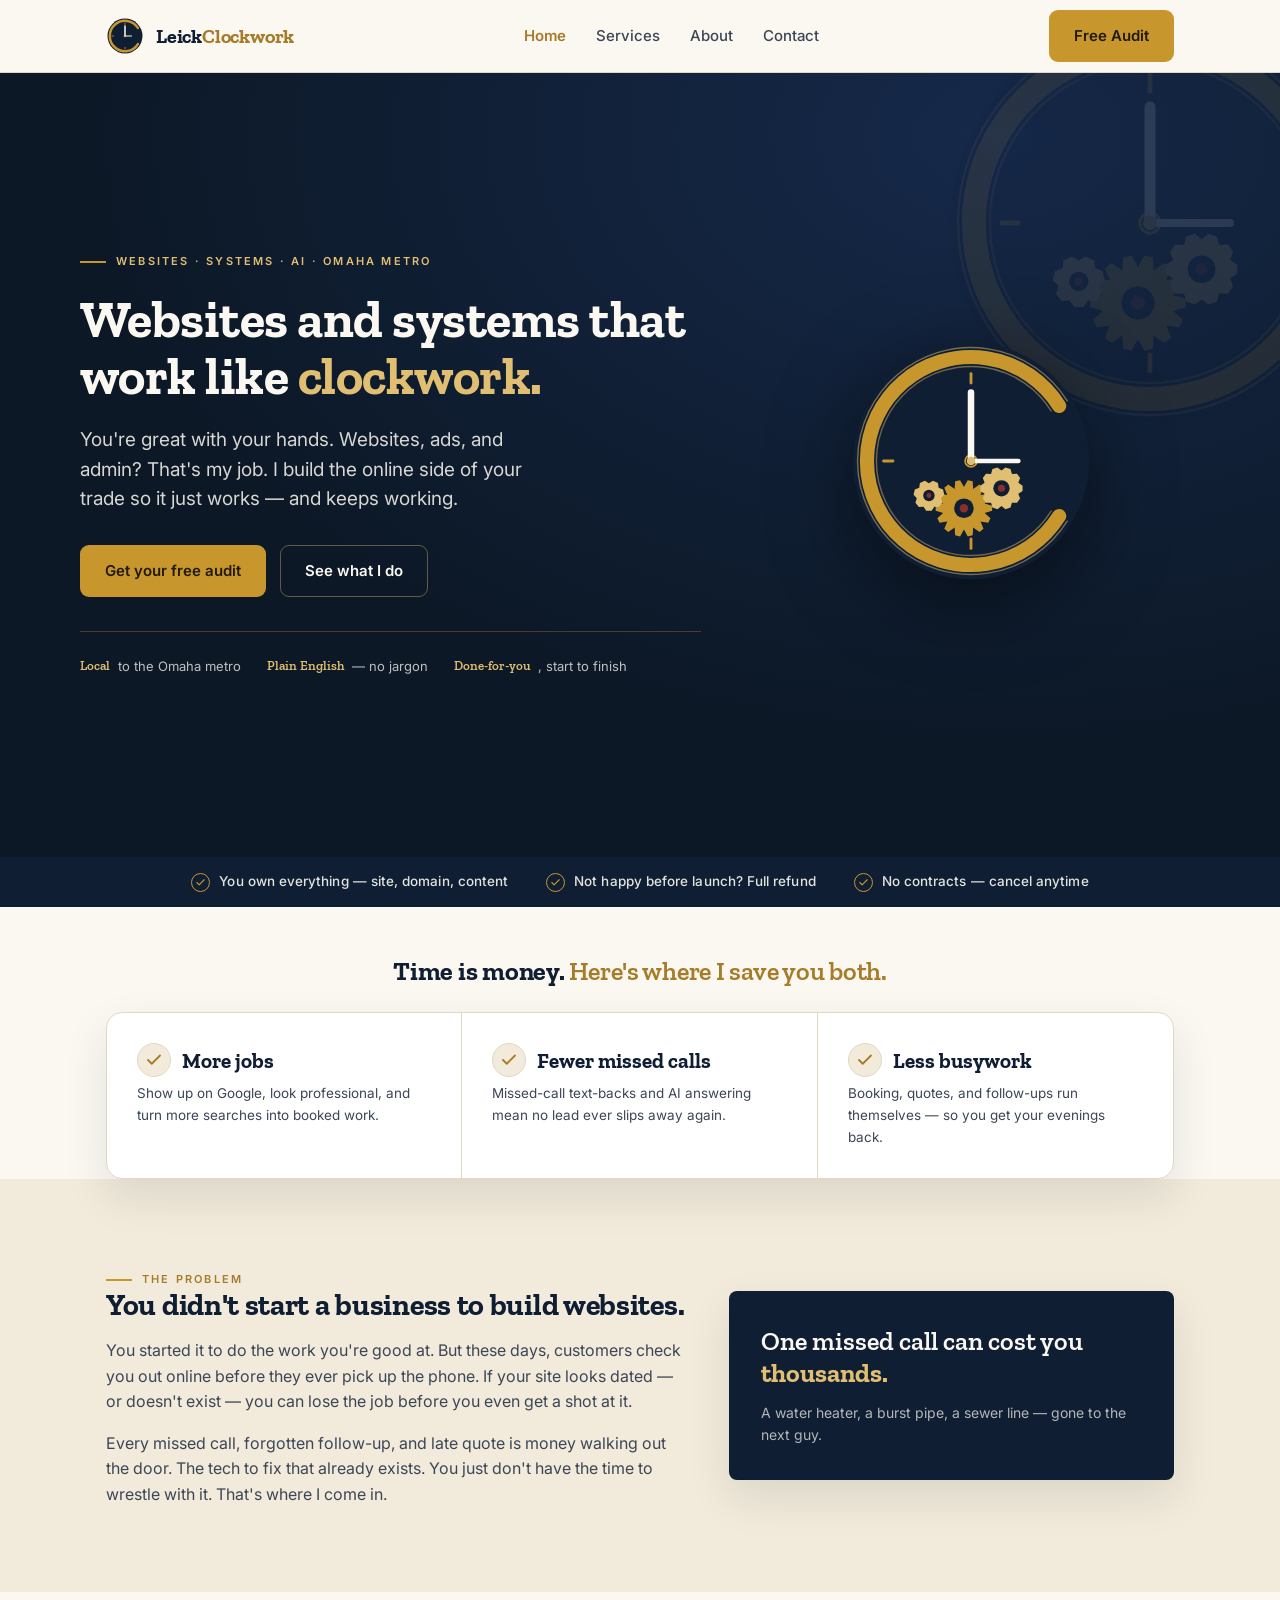
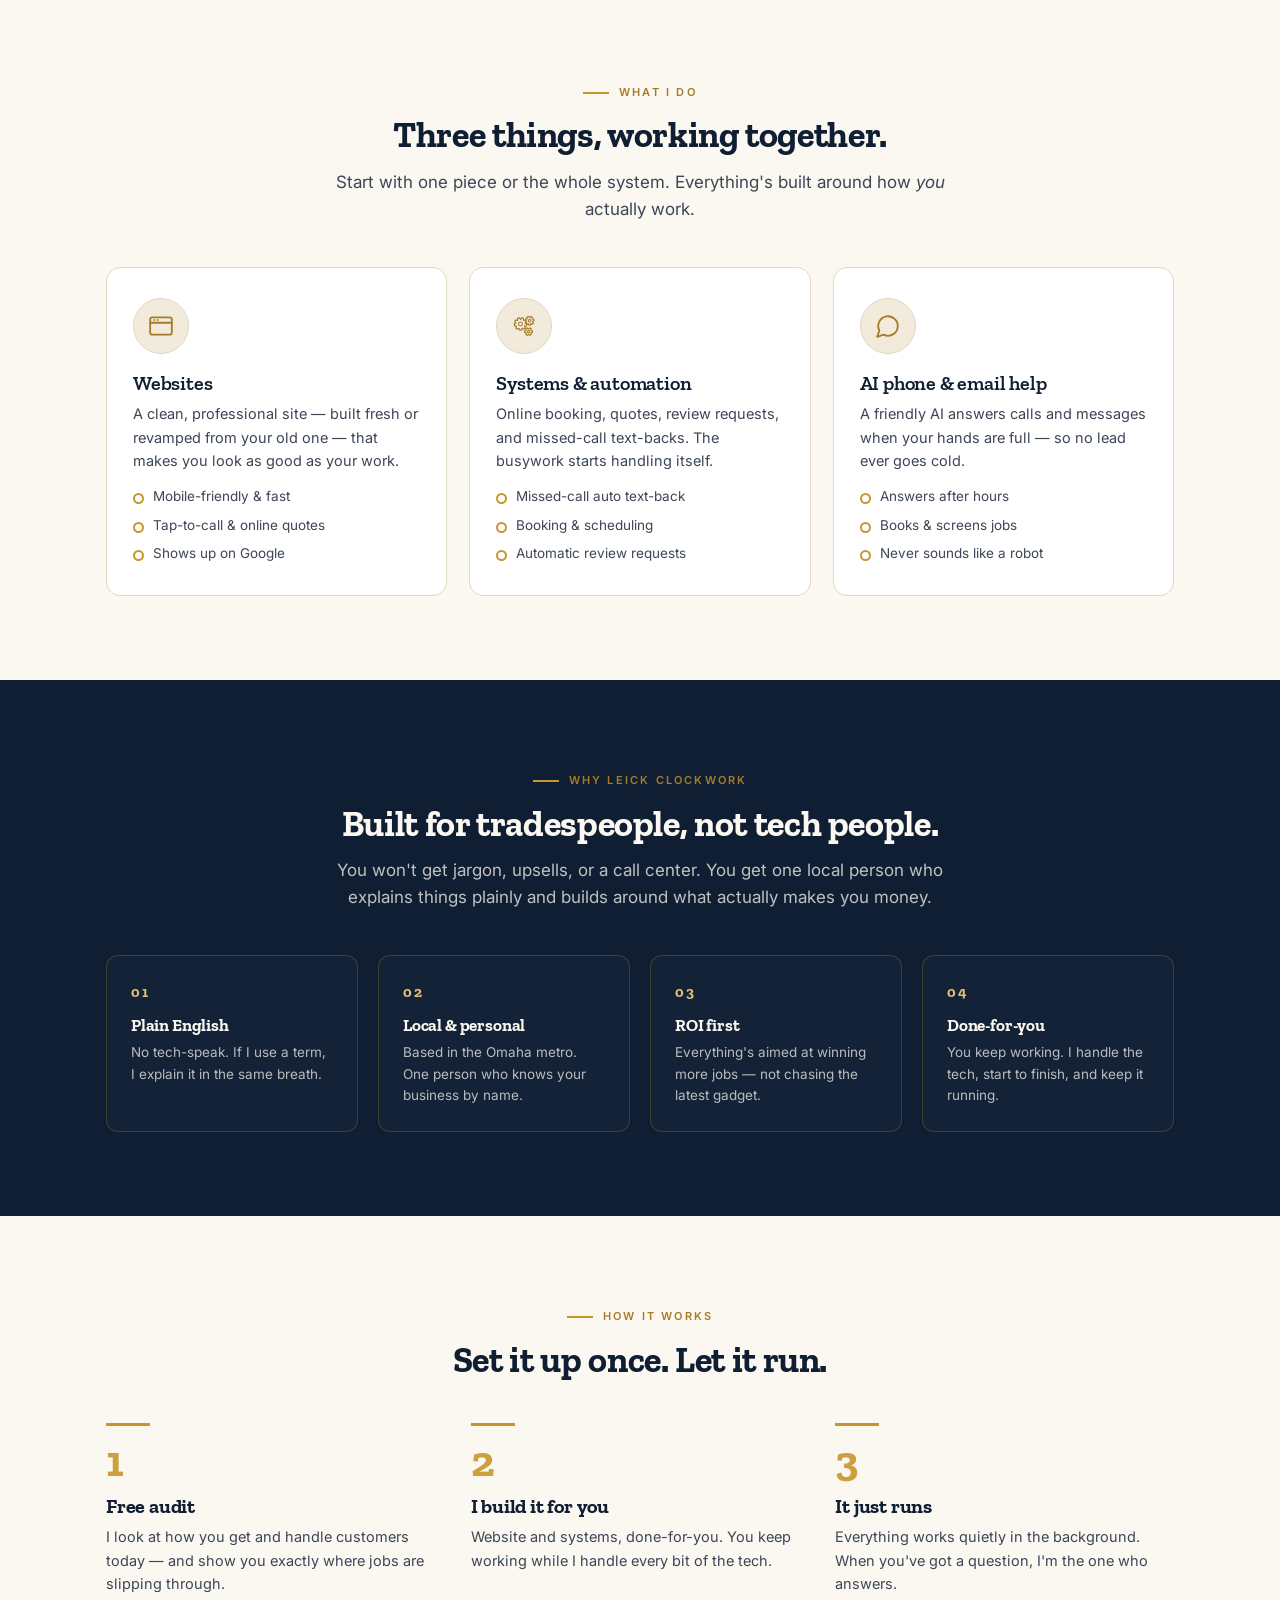
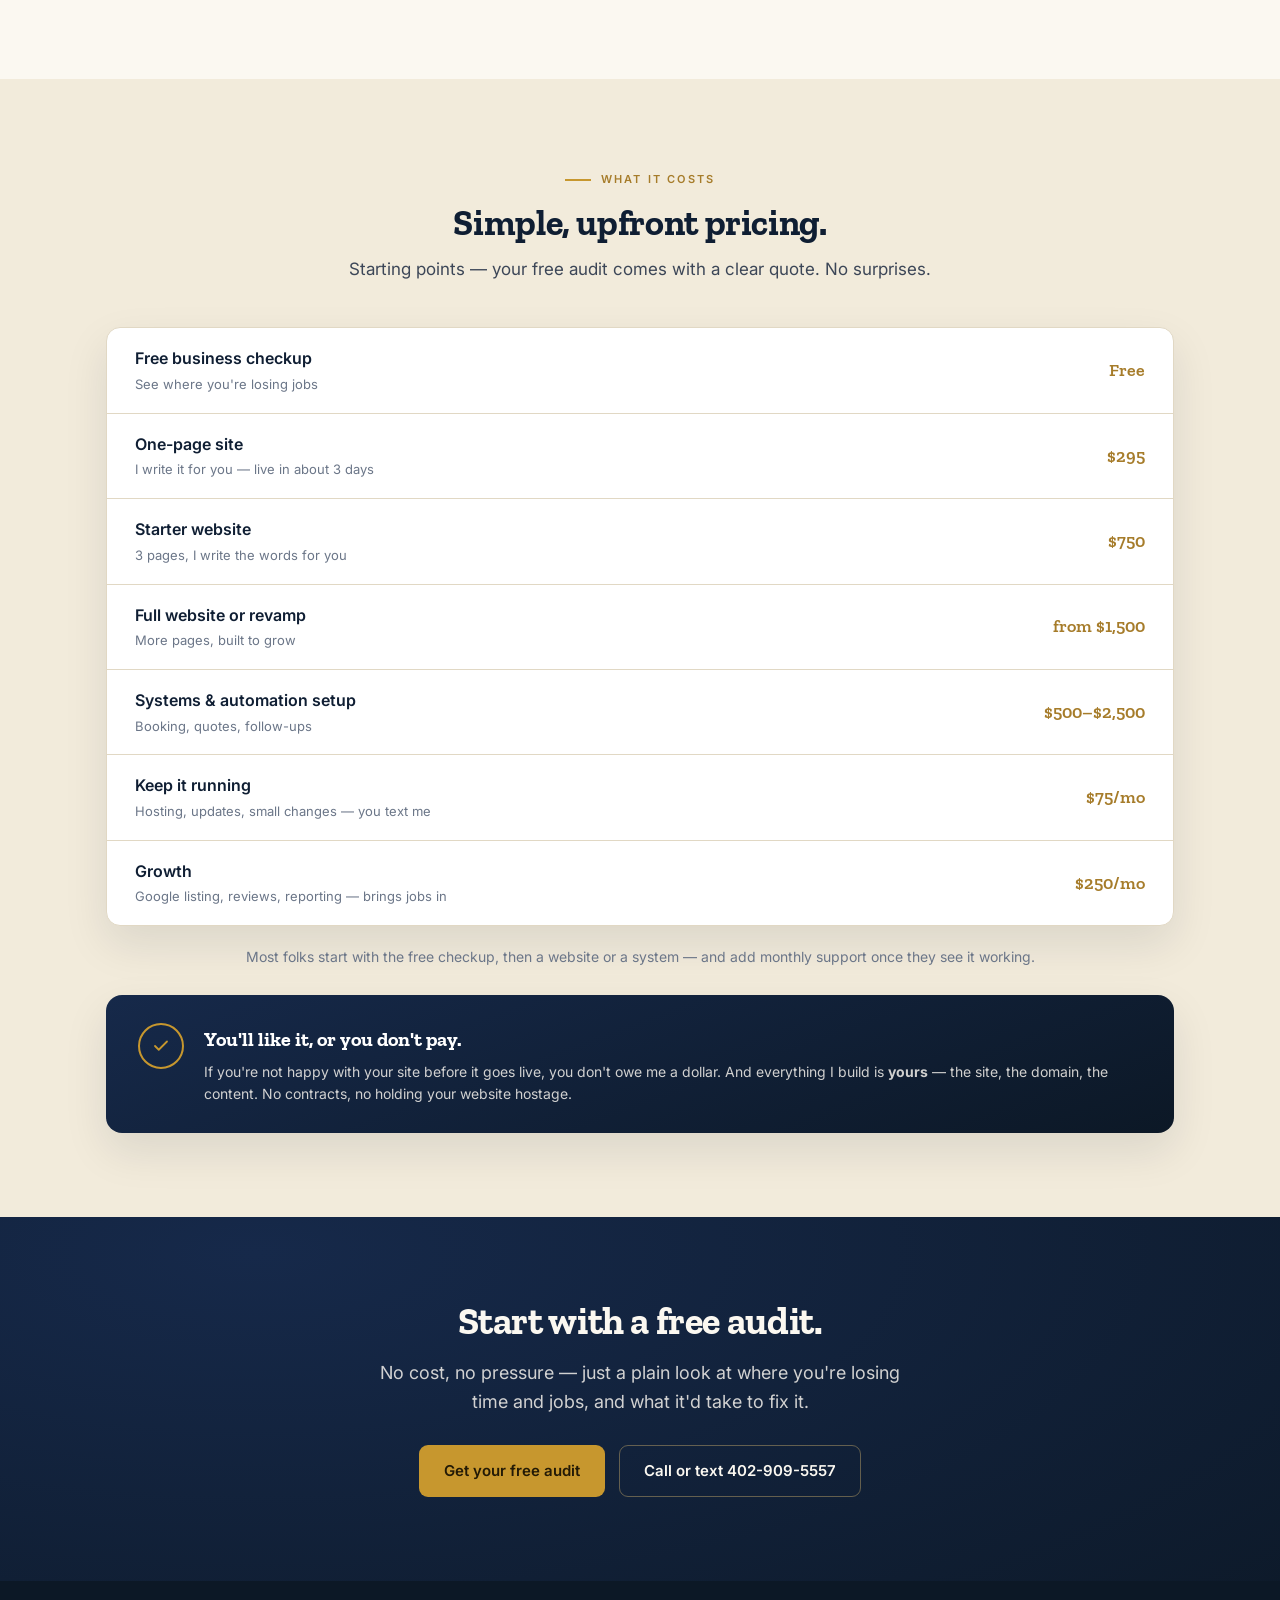
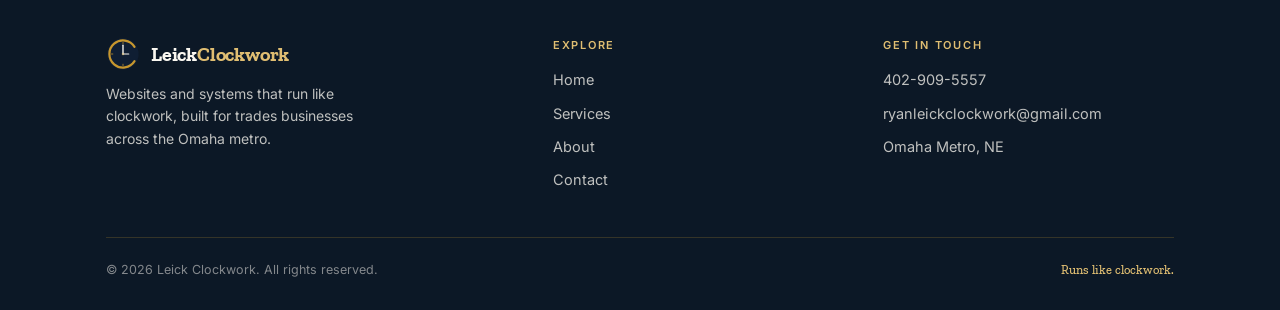
<file: index.html>
<!DOCTYPE html>
<html lang="en">
<head>
<meta charset="UTF-8">
<meta name="viewport" content="width=device-width, initial-scale=1.0">
<title>Leick Clockwork — Websites & systems that run like clockwork | Omaha</title>
<meta name="description" content="Leick Clockwork builds and revamps websites and sets up simple systems that streamline how trades businesses run — so everything just works. Serving the Omaha metro.">
<link rel="preconnect" href="https://fonts.googleapis.com">
<link rel="preconnect" href="https://fonts.gstatic.com" crossorigin>
<link href="https://fonts.googleapis.com/css2?family=Zilla+Slab:wght@400;500;600;700&family=Inter:wght@400;500;600;700&display=swap" rel="stylesheet">
<link rel="icon" type="image/svg+xml" href="favicon.svg">
<link rel="stylesheet" href="styles.css">
</head>
<body>

<!-- HEADER -->
<header class="site-header">
  <div class="container nav">
    <a class="brand" href="index.html">
      <span data-logo="icon" data-size="38"></span>
      <span class="bname">Leick<em>Clockwork</em></span>
    </a>
    <nav class="nav-links">
      <a href="index.html" class="active">Home</a>
      <a href="services.html">Services</a>
      <a href="about.html">About</a>
      <a href="contact.html">Contact</a>
    </nav>
    <div class="nav-cta">
      <a href="contact.html" class="btn btn-brass">Free Audit</a>
      <button class="nav-toggle" aria-label="Menu"><span></span><span></span><span></span></button>
    </div>
  </div>
</header>

<!-- HERO -->
<section class="hero">
  <div class="bg-emblem" data-logo="emblem" data-size="440" data-spin></div>
  <div class="container hero-inner">
    <div class="hero-text">
      <span class="eyebrow">Websites · Systems · AI · Omaha Metro</span>
      <h1>Websites and systems that work like <b>clockwork.</b></h1>
      <p class="sub">You're great with your hands. Websites, ads, and admin? That's my job. I build the online side of your trade so it just works — and keeps working.</p>
      <div class="hero-cta">
        <a href="contact.html" class="btn btn-brass">Get your free audit</a>
        <a href="services.html" class="btn btn-ghost-lt">See what I do</a>
      </div>
      <div class="trust">
        <span class="t"><b>Local</b> to the Omaha metro</span>
        <span class="t"><b>Plain English</b> — no jargon</span>
        <span class="t"><b>Done-for-you</b>, start to finish</span>
      </div>
    </div>
    <div class="hero-visual">
      <div class="em" data-logo="emblem" data-size="260" data-spin></div>
    </div>
  </div>
</section>

<!-- TRUST STRIP -->
<section class="trust-strip">
  <div class="container">
    <div class="trust-row">
      <div class="trust-item"><span class="ti" data-ico="check"></span>You own everything — site, domain, content</div>
      <div class="trust-item"><span class="ti" data-ico="check"></span>Not happy before launch? Full refund</div>
      <div class="trust-item"><span class="ti" data-ico="check"></span>No contracts — cancel anytime</div>
    </div>
  </div>
</section>

<!-- BENEFIT STRIP -->
<section class="benefits">
  <div class="container">
    <p class="benefits-tagline reveal">Time is money.<span> Here's where I save you both.</span></p>
    <div class="band reveal">
      <div class="benefit">
        <div class="bh"><span class="bi" data-ico="check"></span>More jobs</div>
        <p>Show up on Google, look professional, and turn more searches into booked work.</p>
      </div>
      <div class="benefit">
        <div class="bh"><span class="bi" data-ico="check"></span>Fewer missed calls</div>
        <p>Missed-call text-backs and AI answering mean no lead ever slips away again.</p>
      </div>
      <div class="benefit">
        <div class="bh"><span class="bi" data-ico="check"></span>Less busywork</div>
        <p>Booking, quotes, and follow-ups run themselves — so you get your evenings back.</p>
      </div>
    </div>
  </div>
</section>

<!-- PROBLEM -->
<section class="problem">
  <div class="container row">
    <div class="reveal">
      <span class="eyebrow">The problem</span>
      <h2>You didn't start a business to build websites.</h2>
      <p>You started it to do the work you're good at. But these days, customers check you out online before they ever pick up the phone. If your site looks dated — or doesn't exist — you can lose the job before you even get a shot at it.</p>
      <p>Every missed call, forgotten follow-up, and late quote is money walking out the door. The tech to fix that already exists. You just don't have the time to wrestle with it. That's where I come in.</p>
    </div>
    <div class="pull reveal">
      <div class="q">One missed call can cost you <b>thousands.</b></div>
      <div class="sub">A water heater, a burst pipe, a sewer line — gone to the next guy.</div>
    </div>
  </div>
</section>

<!-- SERVICES -->
<section>
  <div class="container">
    <div class="section-head center reveal">
      <span class="eyebrow">What I do</span>
      <h2>Three things, working together.</h2>
      <p>Start with one piece or the whole system. Everything's built around how <em>you</em> actually work.</p>
    </div>
    <div class="cards">
      <div class="card reveal">
        <div class="ico" data-ico="web"></div>
        <h3>Websites</h3>
        <p>A clean, professional site — built fresh or revamped from your old one — that makes you look as good as your work.</p>
        <ul><li>Mobile-friendly &amp; fast</li><li>Tap-to-call &amp; online quotes</li><li>Shows up on Google</li></ul>
      </div>
      <div class="card reveal">
        <div class="ico" data-ico="gear"></div>
        <h3>Systems &amp; automation</h3>
        <p>Online booking, quotes, review requests, and missed-call text-backs. The busywork starts handling itself.</p>
        <ul><li>Missed-call auto text-back</li><li>Booking &amp; scheduling</li><li>Automatic review requests</li></ul>
      </div>
      <div class="card reveal">
        <div class="ico" data-ico="chat"></div>
        <h3>AI phone &amp; email help</h3>
        <p>A friendly AI answers calls and messages when your hands are full — so no lead ever goes cold.</p>
        <ul><li>Answers after hours</li><li>Books &amp; screens jobs</li><li>Never sounds like a robot</li></ul>
      </div>
    </div>
  </div>
</section>

<!-- WHY -->
<section class="why">
  <div class="container">
    <div class="section-head center reveal">
      <span class="eyebrow">Why Leick Clockwork</span>
      <h2>Built for tradespeople, not tech people.</h2>
      <p>You won't get jargon, upsells, or a call center. You get one local person who explains things plainly and builds around what actually makes you money.</p>
    </div>
    <div class="why-grid">
      <div class="why-item reveal"><div class="n">01</div><h4>Plain English</h4><p>No tech-speak. If I use a term, I explain it in the same breath.</p></div>
      <div class="why-item reveal"><div class="n">02</div><h4>Local &amp; personal</h4><p>Based in the Omaha metro. One person who knows your business by name.</p></div>
      <div class="why-item reveal"><div class="n">03</div><h4>ROI first</h4><p>Everything's aimed at winning more jobs — not chasing the latest gadget.</p></div>
      <div class="why-item reveal"><div class="n">04</div><h4>Done-for-you</h4><p>You keep working. I handle the tech, start to finish, and keep it running.</p></div>
    </div>
  </div>
</section>

<!-- HOW IT WORKS -->
<section>
  <div class="container">
    <div class="section-head center reveal">
      <span class="eyebrow">How it works</span>
      <h2>Set it up once. Let it run.</h2>
    </div>
    <div class="steps">
      <div class="step reveal"><div class="n">1</div><h3>Free audit</h3><p>I look at how you get and handle customers today — and show you exactly where jobs are slipping through.</p></div>
      <div class="step reveal"><div class="n">2</div><h3>I build it for you</h3><p>Website and systems, done-for-you. You keep working while I handle every bit of the tech.</p></div>
      <div class="step reveal"><div class="n">3</div><h3>It just runs</h3><p>Everything works quietly in the background. When you've got a question, I'm the one who answers.</p></div>
    </div>
  </div>
</section>

<!-- PRICING TEASER -->
<section class="pricing">
  <div class="container">
    <div class="section-head center reveal">
      <span class="eyebrow">What it costs</span>
      <h2>Simple, upfront pricing.</h2>
      <p>Starting points — your free audit comes with a clear quote. No surprises.</p>
    </div>
    <div class="price-table reveal">
      <div class="price-row"><div class="pl">Free business checkup<small>See where you're losing jobs</small></div><div class="pr free">Free</div></div>
      <div class="price-row"><div class="pl">One-page site<small>I write it for you — live in about 3 days</small></div><div class="pr">$295</div></div>
      <div class="price-row"><div class="pl">Starter website<small>3 pages, I write the words for you</small></div><div class="pr">$750</div></div>
      <div class="price-row"><div class="pl">Full website or revamp<small>More pages, built to grow</small></div><div class="pr">from $1,500</div></div>
      <div class="price-row"><div class="pl">Systems &amp; automation setup<small>Booking, quotes, follow-ups</small></div><div class="pr">$500–$2,500</div></div>
      <div class="price-row"><div class="pl">Keep it running<small>Hosting, updates, small changes — you text me</small></div><div class="pr">$75/mo</div></div>
      <div class="price-row"><div class="pl">Growth<small>Google listing, reviews, reporting — brings jobs in</small></div><div class="pr">$250/mo</div></div>
    </div>
    <p class="price-note">Most folks start with the free checkup, then a website or a system — and add monthly support once they see it working.</p>

    <div class="guarantee reveal">
      <div class="g-mark" data-ico="check"></div>
      <div>
        <div class="g-title">You'll like it, or you don't pay.</div>
        <p>If you're not happy with your site before it goes live, you don't owe me a dollar. And everything I build is <b>yours</b> — the site, the domain, the content. No contracts, no holding your website hostage.</p>
      </div>
    </div>
  </div>
</section>

<!-- CTA -->
<section class="cta-band">
  <div class="container">
    <h2>Start with a free audit.</h2>
    <p>No cost, no pressure — just a plain look at where you're losing time and jobs, and what it'd take to fix it.</p>
    <div class="btns">
      <a href="contact.html" class="btn btn-brass">Get your free audit</a>
      <a href="tel:4029095557" class="btn btn-ghost-lt">Call or text 402-909-5557</a>
    </div>
  </div>
</section>

<!-- FOOTER -->
<footer class="site-footer">
  <div class="container">
    <div class="footer-top">
      <div class="footer-brand">
        <div class="brand" style="gap:11px;"><span data-logo="icon" data-size="34"></span><span class="bname">Leick<em>Clockwork</em></span></div>
        <p>Websites and systems that run like clockwork, built for trades businesses across the Omaha metro.</p>
      </div>
      <div class="footer-col">
        <h5>Explore</h5>
        <a href="index.html">Home</a>
        <a href="services.html">Services</a>
        <a href="about.html">About</a>
        <a href="contact.html">Contact</a>
      </div>
      <div class="footer-col">
        <h5>Get in touch</h5>
        <a href="tel:4029095557">402-909-5557</a>
        <a href="mailto:ryanleickclockwork@gmail.com">ryanleickclockwork@gmail.com</a>
        <span class="fi">Omaha Metro, NE</span>
      </div>
    </div>
    <div class="footer-bottom">
      <span>© <span data-year></span> Leick Clockwork. All rights reserved.</span>
      <span class="tag">Runs like clockwork.</span>
    </div>
  </div>
</footer>

<script src="brand.js"></script>
</body>
</html>
</file>
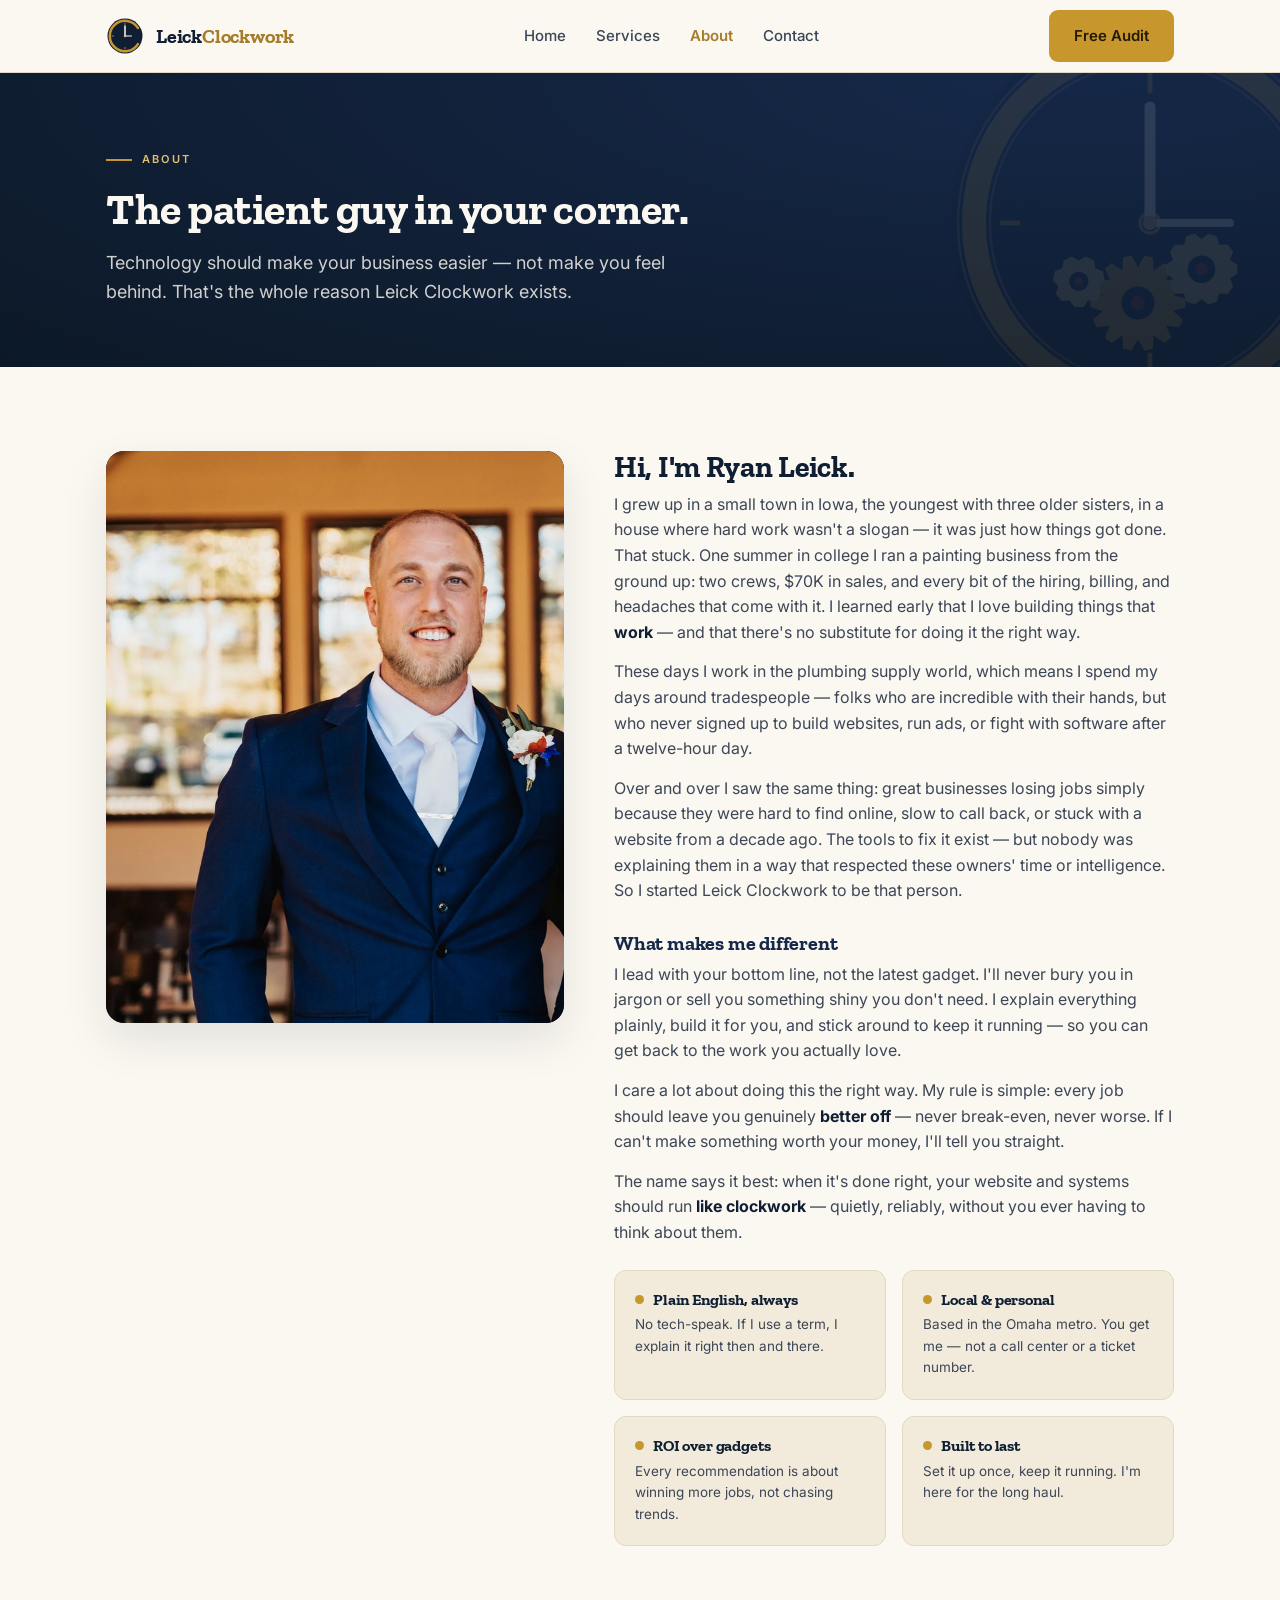
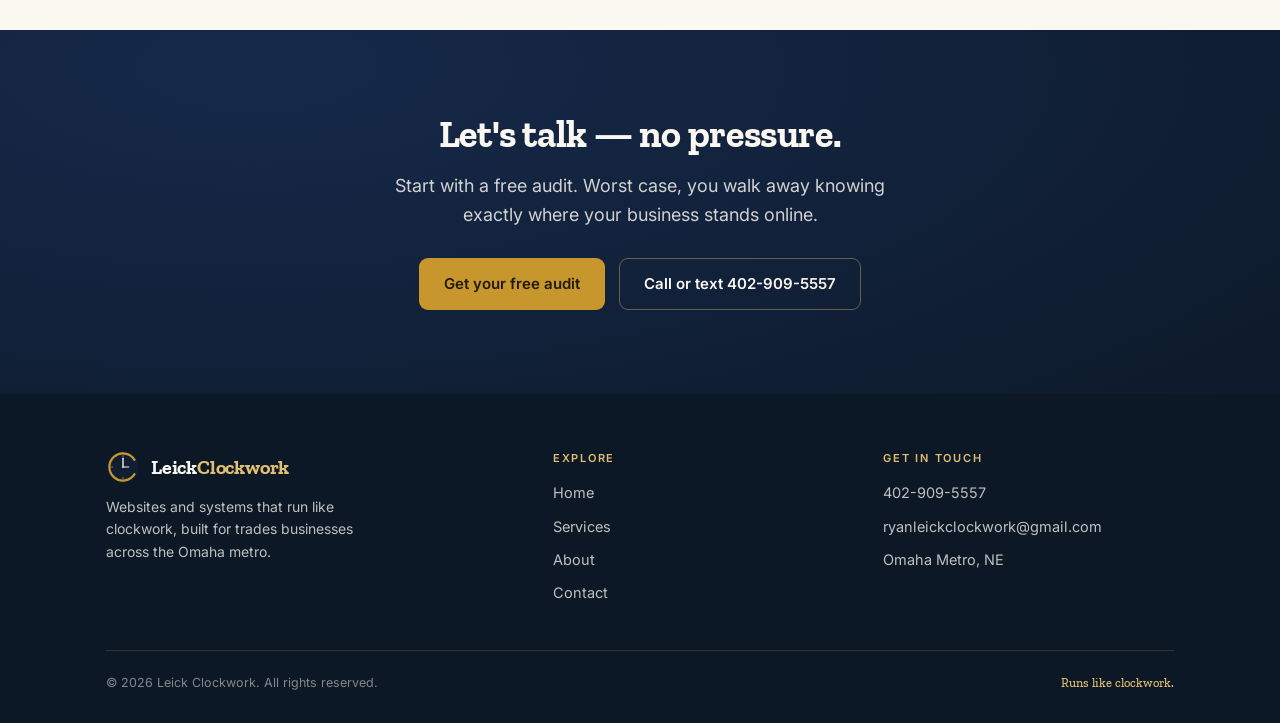
<file: about.html>
<!DOCTYPE html>
<html lang="en">
<head>
<meta charset="UTF-8">
<meta name="viewport" content="width=device-width, initial-scale=1.0">
<title>About — Leick Clockwork | Ryan Leick, Omaha</title>
<meta name="description" content="Ryan Leick helps trades businesses modernize the online side of their work — patiently, in plain English. Based in the Omaha metro.">
<link rel="preconnect" href="https://fonts.googleapis.com">
<link rel="preconnect" href="https://fonts.gstatic.com" crossorigin>
<link href="https://fonts.googleapis.com/css2?family=Zilla+Slab:wght@400;500;600;700&family=Inter:wght@400;500;600;700&display=swap" rel="stylesheet">
<link rel="icon" type="image/svg+xml" href="favicon.svg">
<link rel="stylesheet" href="styles.css">
</head>
<body>

<header class="site-header">
  <div class="container nav">
    <a class="brand" href="index.html">
      <span data-logo="icon" data-size="38"></span>
      <span class="bname">Leick<em>Clockwork</em></span>
    </a>
    <nav class="nav-links">
      <a href="index.html">Home</a>
      <a href="services.html">Services</a>
      <a href="about.html" class="active">About</a>
      <a href="contact.html">Contact</a>
    </nav>
    <div class="nav-cta">
      <a href="contact.html" class="btn btn-brass">Free Audit</a>
      <button class="nav-toggle" aria-label="Menu"><span></span><span></span><span></span></button>
    </div>
  </div>
</header>

<section class="page-hero">
  <div class="bg-emblem" data-logo="emblem" data-size="440" data-spin></div>
  <div class="container">
    <span class="eyebrow">About</span>
    <h1>The patient guy in your corner.</h1>
    <p>Technology should make your business easier — not make you feel behind. That's the whole reason Leick Clockwork exists.</p>
  </div>
</section>

<section>
  <div class="container about-grid">
    <div class="about-photo reveal">
      <img src="ryan.jpg" alt="Ryan Leick, owner of Leick Clockwork" class="ryan-photo">
    </div>
    <div class="about-body reveal">
      <h2>Hi, I'm Ryan Leick.</h2>
      <p>I grew up in a small town in Iowa, the youngest with three older sisters, in a house where hard work wasn't a slogan — it was just how things got done. That stuck. One summer in college I ran a painting business from the ground up: two crews, $70K in sales, and every bit of the hiring, billing, and headaches that come with it. I learned early that I love building things that <b>work</b> — and that there's no substitute for doing it the right way.</p>
      <p>These days I work in the plumbing supply world, which means I spend my days around tradespeople — folks who are incredible with their hands, but who never signed up to build websites, run ads, or fight with software after a twelve-hour day.</p>
      <p>Over and over I saw the same thing: great businesses losing jobs simply because they were hard to find online, slow to call back, or stuck with a website from a decade ago. The tools to fix it exist — but nobody was explaining them in a way that respected these owners' time or intelligence. So I started Leick Clockwork to be that person.</p>

      <h3>What makes me different</h3>
      <p>I lead with your bottom line, not the latest gadget. I'll never bury you in jargon or sell you something shiny you don't need. I explain everything plainly, build it for you, and stick around to keep it running — so you can get back to the work you actually love.</p>
      <p>I care a lot about doing this the right way. My rule is simple: every job should leave you genuinely <b>better off</b> — never break-even, never worse. If I can't make something worth your money, I'll tell you straight.</p>
      <p>The name says it best: when it's done right, your website and systems should run <b>like clockwork</b> — quietly, reliably, without you ever having to think about them.</p>

      <div class="values">
        <div class="value"><h4>Plain English, always</h4><p>No tech-speak. If I use a term, I explain it right then and there.</p></div>
        <div class="value"><h4>Local &amp; personal</h4><p>Based in the Omaha metro. You get me — not a call center or a ticket number.</p></div>
        <div class="value"><h4>ROI over gadgets</h4><p>Every recommendation is about winning more jobs, not chasing trends.</p></div>
        <div class="value"><h4>Built to last</h4><p>Set it up once, keep it running. I'm here for the long haul.</p></div>
      </div>
    </div>
  </div>
</section>

<section class="cta-band">
  <div class="container">
    <h2>Let's talk — no pressure.</h2>
    <p>Start with a free audit. Worst case, you walk away knowing exactly where your business stands online.</p>
    <div class="btns">
      <a href="contact.html" class="btn btn-brass">Get your free audit</a>
      <a href="tel:4029095557" class="btn btn-ghost-lt">Call or text 402-909-5557</a>
    </div>
  </div>
</section>

<footer class="site-footer">
  <div class="container">
    <div class="footer-top">
      <div class="footer-brand">
        <div class="brand" style="gap:11px;"><span data-logo="icon" data-size="34"></span><span class="bname">Leick<em>Clockwork</em></span></div>
        <p>Websites and systems that run like clockwork, built for trades businesses across the Omaha metro.</p>
      </div>
      <div class="footer-col">
        <h5>Explore</h5>
        <a href="index.html">Home</a><a href="services.html">Services</a><a href="about.html">About</a><a href="contact.html">Contact</a>
      </div>
      <div class="footer-col">
        <h5>Get in touch</h5>
        <a href="tel:4029095557">402-909-5557</a>
        <a href="mailto:ryanleickclockwork@gmail.com">ryanleickclockwork@gmail.com</a>
        <span class="fi">Omaha Metro, NE</span>
      </div>
    </div>
    <div class="footer-bottom">
      <span>© <span data-year></span> Leick Clockwork. All rights reserved.</span>
      <span class="tag">Runs like clockwork.</span>
    </div>
  </div>
</footer>

<script src="brand.js"></script>
</body>
</html>
</file>
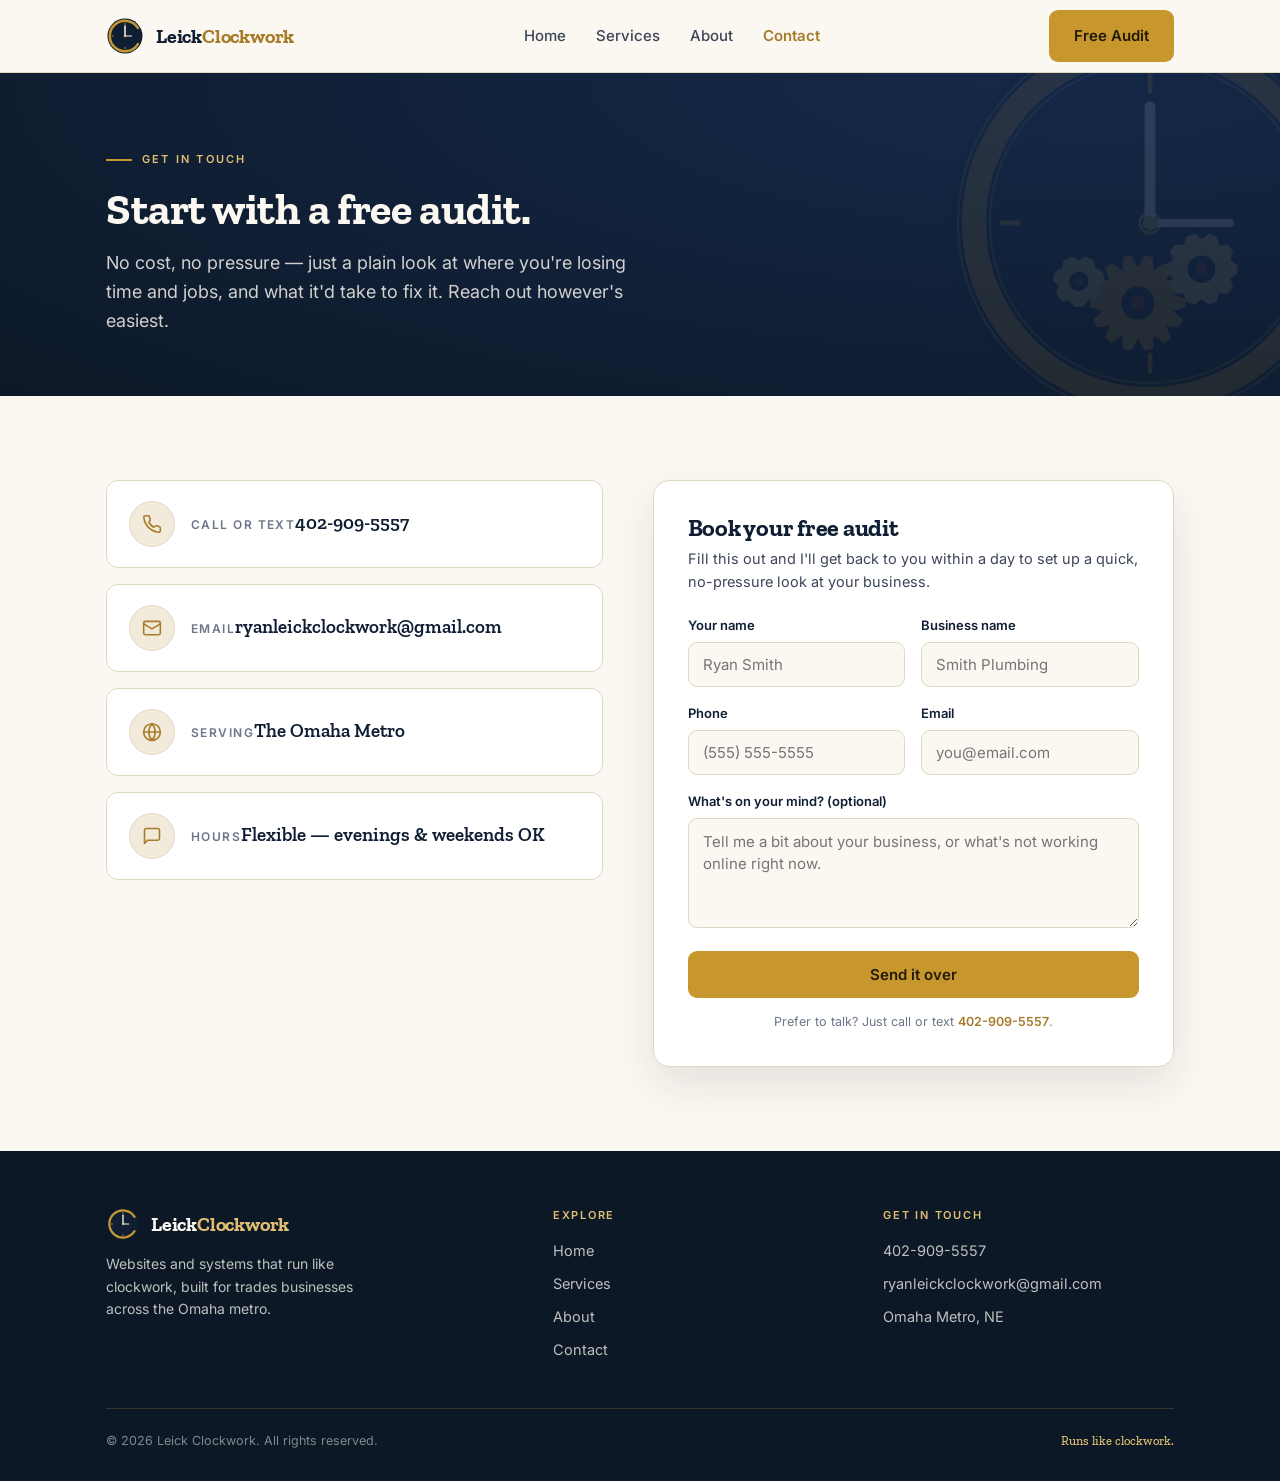
<file: contact.html>
<!DOCTYPE html>
<html lang="en">
<head>
<meta charset="UTF-8">
<meta name="viewport" content="width=device-width, initial-scale=1.0">
<title>Contact — Leick Clockwork | Book your free audit</title>
<meta name="description" content="Get your free website & AI audit. Call, text, or email Ryan Leick — Leick Clockwork, serving the Omaha metro.">
<link rel="preconnect" href="https://fonts.googleapis.com">
<link rel="preconnect" href="https://fonts.gstatic.com" crossorigin>
<link href="https://fonts.googleapis.com/css2?family=Zilla+Slab:wght@400;500;600;700&family=Inter:wght@400;500;600;700&display=swap" rel="stylesheet">
<link rel="icon" type="image/svg+xml" href="favicon.svg">
<link rel="stylesheet" href="styles.css">
</head>
<body>

<header class="site-header">
  <div class="container nav">
    <a class="brand" href="index.html">
      <span data-logo="icon" data-size="38"></span>
      <span class="bname">Leick<em>Clockwork</em></span>
    </a>
    <nav class="nav-links">
      <a href="index.html">Home</a>
      <a href="services.html">Services</a>
      <a href="about.html">About</a>
      <a href="contact.html" class="active">Contact</a>
    </nav>
    <div class="nav-cta">
      <a href="#form" class="btn btn-brass">Free Audit</a>
      <button class="nav-toggle" aria-label="Menu"><span></span><span></span><span></span></button>
    </div>
  </div>
</header>

<section class="page-hero">
  <div class="bg-emblem" data-logo="emblem" data-size="440" data-spin></div>
  <div class="container">
    <span class="eyebrow">Get in touch</span>
    <h1>Start with a free audit.</h1>
    <p>No cost, no pressure — just a plain look at where you're losing time and jobs, and what it'd take to fix it. Reach out however's easiest.</p>
  </div>
</section>

<section>
  <div class="container contact-grid">

    <div class="contact-methods reveal">
      <a class="cm" href="tel:4029095557">
        <span class="cm-ico" data-ico="phone"></span>
        <span><span class="cm-l">Call or text</span><span class="cm-v">402-909-5557</span></span>
      </a>
      <a class="cm" href="mailto:ryanleickclockwork@gmail.com">
        <span class="cm-ico" data-ico="mail"></span>
        <span><span class="cm-l">Email</span><span class="cm-v">ryanleickclockwork@gmail.com</span></span>
      </a>
      <div class="cm">
        <span class="cm-ico" data-ico="globe"></span>
        <span><span class="cm-l">Serving</span><span class="cm-v">The Omaha Metro</span></span>
      </div>
      <div class="cm">
        <span class="cm-ico" data-ico="text"></span>
        <span><span class="cm-l">Hours</span><span class="cm-v">Flexible — evenings &amp; weekends OK</span></span>
      </div>
    </div>

    <div class="form-card reveal" id="form">
      <h2>Book your free audit</h2>
      <p class="fd">Fill this out and I'll get back to you within a day to set up a quick, no-pressure look at your business.</p>
      <form name="audit" method="POST" data-netlify="true" netlify-honeypot="bot-field" action="/?submitted=true">
        <input type="hidden" name="form-name" value="audit">
        <p class="hidden"><label>Don't fill this out: <input name="bot-field"></label></p>
        <div class="form-row">
          <div class="field"><label for="name">Your name</label><input id="name" name="name" type="text" required placeholder="Ryan Smith"></div>
          <div class="field"><label for="business">Business name</label><input id="business" name="business" type="text" placeholder="Smith Plumbing"></div>
        </div>
        <div class="form-row">
          <div class="field"><label for="phone">Phone</label><input id="phone" name="phone" type="tel" required placeholder="(555) 555-5555"></div>
          <div class="field"><label for="email">Email</label><input id="email" name="email" type="email" placeholder="you@email.com"></div>
        </div>
        <div class="field"><label for="message">What's on your mind? (optional)</label><textarea id="message" name="message" placeholder="Tell me a bit about your business, or what's not working online right now."></textarea></div>
        <button type="submit" class="btn btn-brass" style="width:100%;justify-content:center;">Send it over</button>
        <p style="font-size:12.5px;color:var(--slate-2);text-align:center;margin-top:14px;">Prefer to talk? Just call or text <a href="tel:4029095557" style="color:var(--brass-deep);font-weight:600;">402-909-5557</a>.</p>
      </form>
    </div>

  </div>
</section>

<footer class="site-footer">
  <div class="container">
    <div class="footer-top">
      <div class="footer-brand">
        <div class="brand" style="gap:11px;"><span data-logo="icon" data-size="34"></span><span class="bname">Leick<em>Clockwork</em></span></div>
        <p>Websites and systems that run like clockwork, built for trades businesses across the Omaha metro.</p>
      </div>
      <div class="footer-col">
        <h5>Explore</h5>
        <a href="index.html">Home</a><a href="services.html">Services</a><a href="about.html">About</a><a href="contact.html">Contact</a>
      </div>
      <div class="footer-col">
        <h5>Get in touch</h5>
        <a href="tel:4029095557">402-909-5557</a>
        <a href="mailto:ryanleickclockwork@gmail.com">ryanleickclockwork@gmail.com</a>
        <span class="fi">Omaha Metro, NE</span>
      </div>
    </div>
    <div class="footer-bottom">
      <span>© <span data-year></span> Leick Clockwork. All rights reserved.</span>
      <span class="tag">Runs like clockwork.</span>
    </div>
  </div>
</footer>

<script src="brand.js"></script>
</body>
</html>
</file>
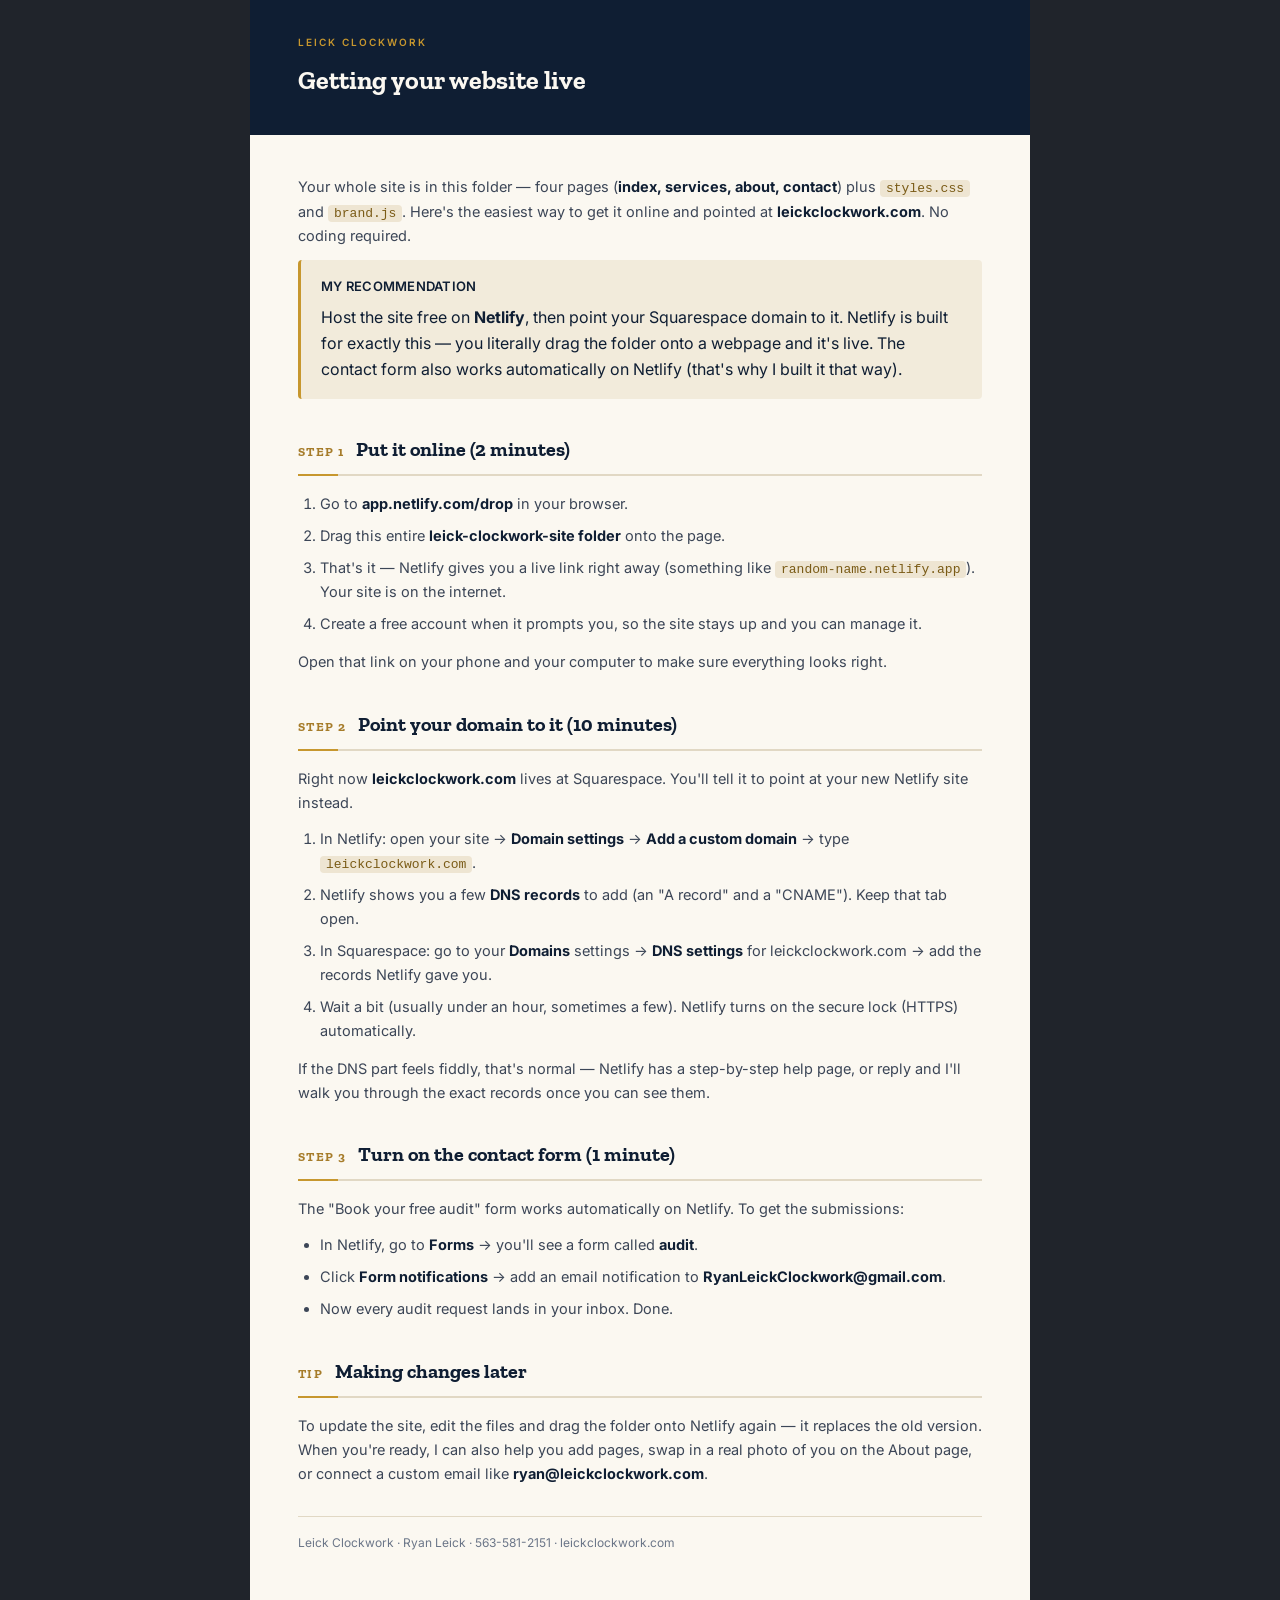
<file: HOW-TO-PUBLISH.html>
<!DOCTYPE html>
<html lang="en">
<head>
<meta charset="UTF-8">
<meta name="viewport" content="width=device-width, initial-scale=1.0">
<title>How to publish your site — Leick Clockwork</title>
<link href="https://fonts.googleapis.com/css2?family=Zilla+Slab:wght@400;600;700&family=Inter:wght@400;500;600&display=swap" rel="stylesheet">
<style>
  :root{--ink:#0F1E33;--brass:#C7972E;--brass-deep:#A67C2A;--paper:#FBF8F1;--paper-2:#F2EBDB;--line:#E1D8C4;--slate:#3C4657;--slate-2:#6B7688;}
  *{box-sizing:border-box;margin:0;padding:0;}
  body{font-family:'Inter',sans-serif;background:#20242B;color:var(--ink);line-height:1.65;}
  .page{max-width:780px;margin:0 auto;background:var(--paper);}
  .mast{background:var(--ink);color:var(--paper);padding:34px 48px;}
  .mast .k{font-size:10px;letter-spacing:.2em;text-transform:uppercase;color:var(--brass);font-weight:600;}
  .mast h1{font-family:'Zilla Slab',serif;font-size:26px;font-weight:700;margin-top:8px;}
  .wrap{padding:40px 48px 56px;}
  h2{font-family:'Zilla Slab',serif;font-size:20px;margin:34px 0 6px;display:flex;gap:12px;align-items:baseline;}
  h2 .num{color:var(--brass-deep);font-size:13px;font-weight:700;letter-spacing:.1em;}
  .rule{height:2px;background:linear-gradient(90deg,var(--brass) 0 40px,var(--line) 40px);margin:8px 0 16px;}
  p{font-size:14.5px;color:var(--slate);margin-bottom:12px;}
  p b{color:var(--ink);}
  ol,ul{margin:6px 0 14px 22px;} li{font-size:14.5px;color:var(--slate);margin-bottom:8px;}
  li b{color:var(--ink);}
  .rec{background:var(--paper-2);border-left:3px solid var(--brass);border-radius:4px;padding:16px 20px;margin:8px 0 18px;}
  .rec .t{font-weight:600;color:var(--ink);font-size:13px;letter-spacing:.02em;text-transform:uppercase;margin-bottom:6px;}
  code{background:#eee5d2;padding:1px 6px;border-radius:4px;font-size:13px;color:#7a5b16;}
  .foot{margin-top:30px;padding-top:16px;border-top:1px solid var(--line);font-size:12px;color:var(--slate-2);}
</style>
</head>
<body>
<div class="page">
  <div class="mast">
    <div class="k">Leick Clockwork</div>
    <h1>Getting your website live</h1>
  </div>
  <div class="wrap">
    <p>Your whole site is in this folder — four pages (<b>index, services, about, contact</b>) plus <code>styles.css</code> and <code>brand.js</code>. Here's the easiest way to get it online and pointed at <b>leickclockwork.com</b>. No coding required.</p>

    <div class="rec">
      <div class="t">My recommendation</div>
      Host the site free on <b>Netlify</b>, then point your Squarespace domain to it. Netlify is built for exactly this — you literally drag the folder onto a webpage and it's live. The contact form also works automatically on Netlify (that's why I built it that way).
    </div>

    <h2><span class="num">STEP 1</span> Put it online (2 minutes)</h2>
    <div class="rule"></div>
    <ol>
      <li>Go to <b>app.netlify.com/drop</b> in your browser.</li>
      <li>Drag this entire <b>leick-clockwork-site folder</b> onto the page.</li>
      <li>That's it — Netlify gives you a live link right away (something like <code>random-name.netlify.app</code>). Your site is on the internet.</li>
      <li>Create a free account when it prompts you, so the site stays up and you can manage it.</li>
    </ol>
    <p>Open that link on your phone and your computer to make sure everything looks right.</p>

    <h2><span class="num">STEP 2</span> Point your domain to it (10 minutes)</h2>
    <div class="rule"></div>
    <p>Right now <b>leickclockwork.com</b> lives at Squarespace. You'll tell it to point at your new Netlify site instead.</p>
    <ol>
      <li>In Netlify: open your site → <b>Domain settings</b> → <b>Add a custom domain</b> → type <code>leickclockwork.com</code>.</li>
      <li>Netlify shows you a few <b>DNS records</b> to add (an "A record" and a "CNAME"). Keep that tab open.</li>
      <li>In Squarespace: go to your <b>Domains</b> settings → <b>DNS settings</b> for leickclockwork.com → add the records Netlify gave you.</li>
      <li>Wait a bit (usually under an hour, sometimes a few). Netlify turns on the secure lock (HTTPS) automatically.</li>
    </ol>
    <p>If the DNS part feels fiddly, that's normal — Netlify has a step-by-step help page, or reply and I'll walk you through the exact records once you can see them.</p>

    <h2><span class="num">STEP 3</span> Turn on the contact form (1 minute)</h2>
    <div class="rule"></div>
    <p>The "Book your free audit" form works automatically on Netlify. To get the submissions:</p>
    <ul>
      <li>In Netlify, go to <b>Forms</b> → you'll see a form called <b>audit</b>.</li>
      <li>Click <b>Form notifications</b> → add an email notification to <b>RyanLeickClockwork@gmail.com</b>.</li>
      <li>Now every audit request lands in your inbox. Done.</li>
    </ul>

    <h2><span class="num">TIP</span> Making changes later</h2>
    <div class="rule"></div>
    <p>To update the site, edit the files and drag the folder onto Netlify again — it replaces the old version. When you're ready, I can also help you add pages, swap in a real photo of you on the About page, or connect a custom email like <b>ryan@leickclockwork.com</b>.</p>

    <div class="foot">Leick Clockwork · Ryan Leick · 563-581-2151 · leickclockwork.com</div>
  </div>
</div>
</body>
</html>
</file>
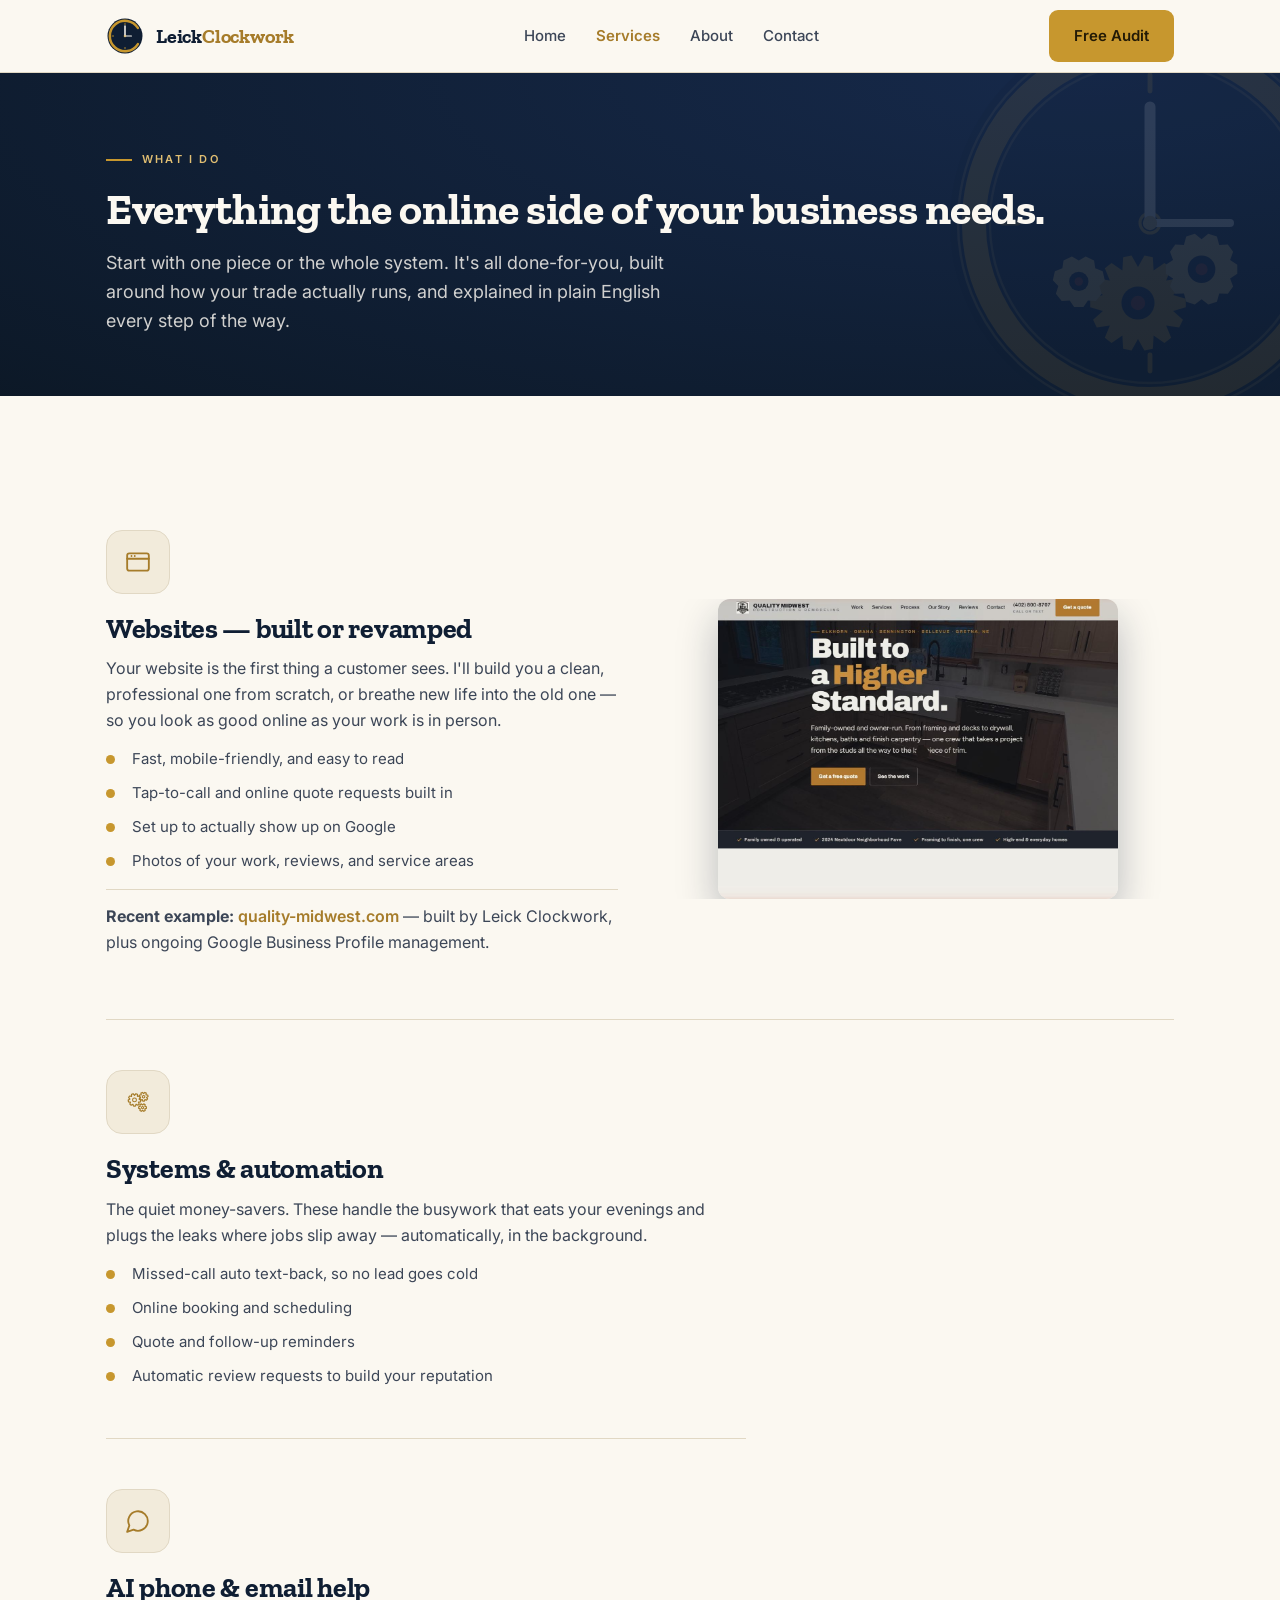
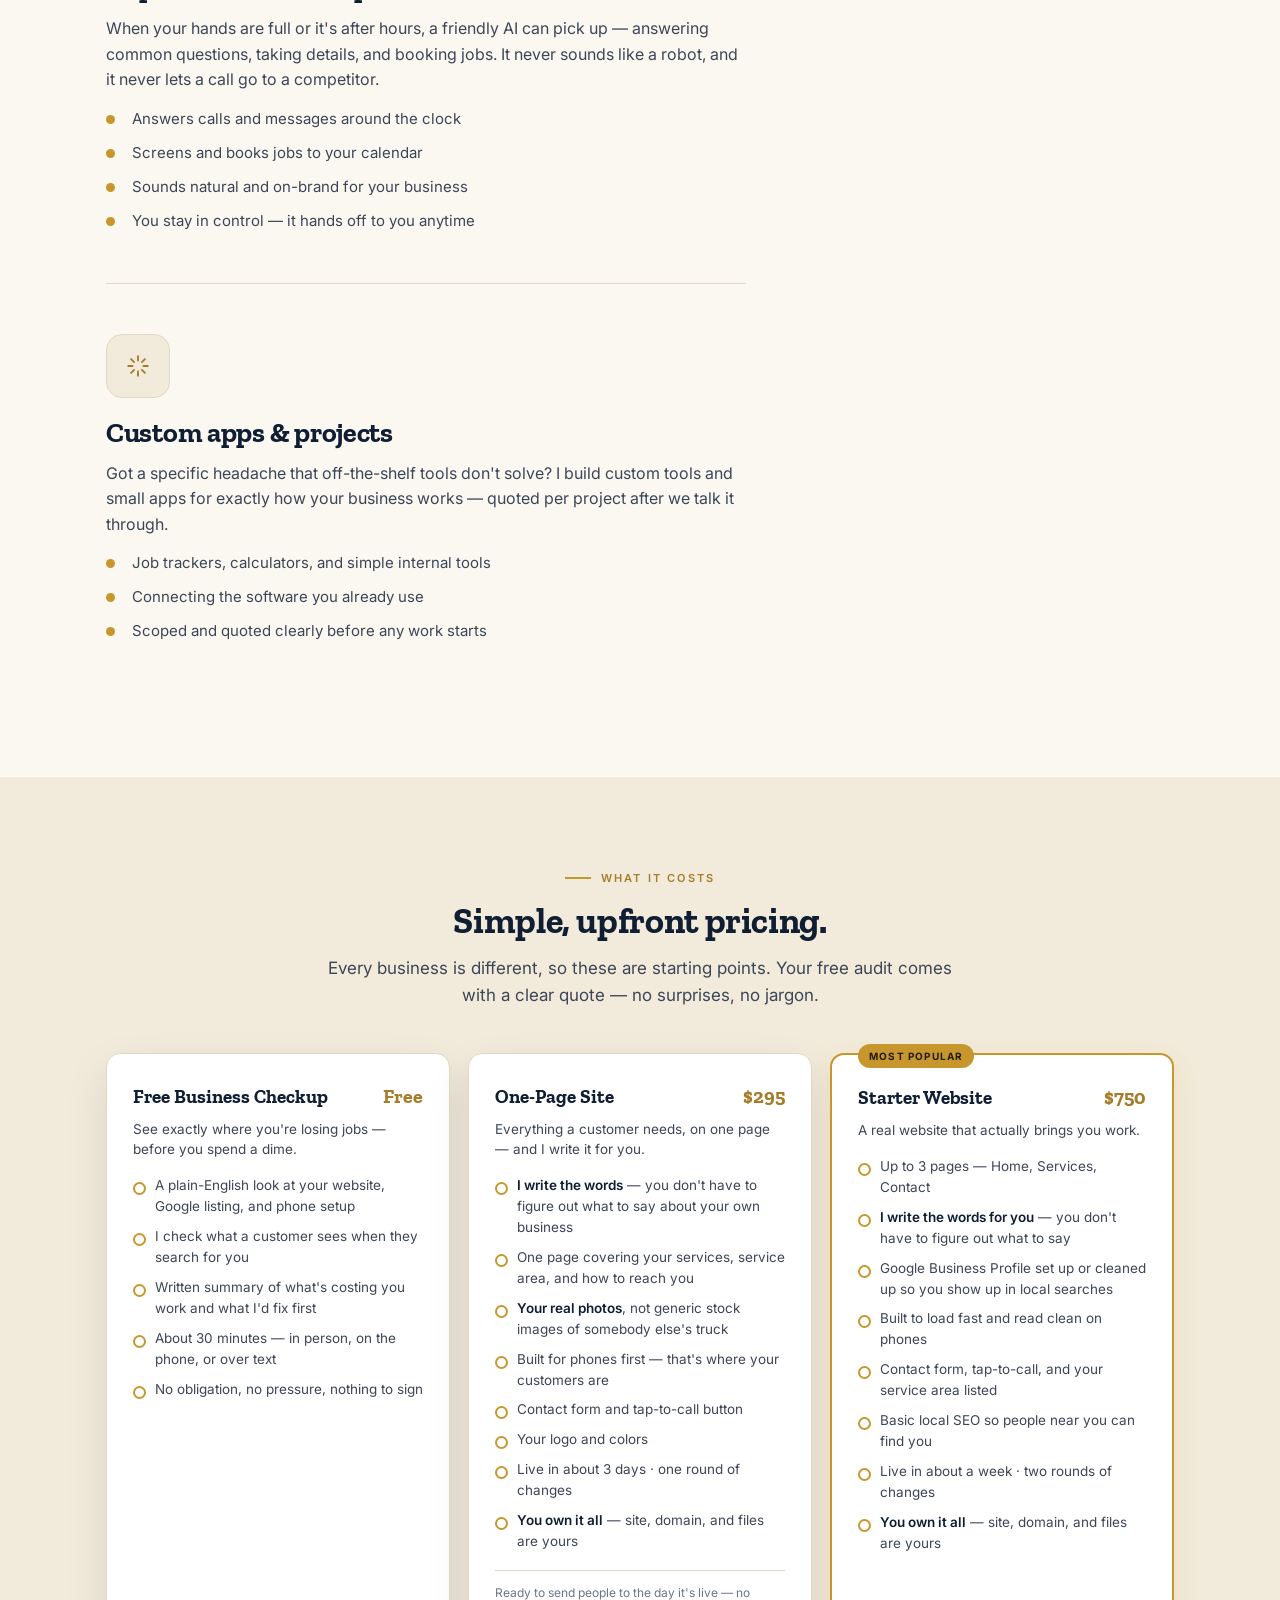
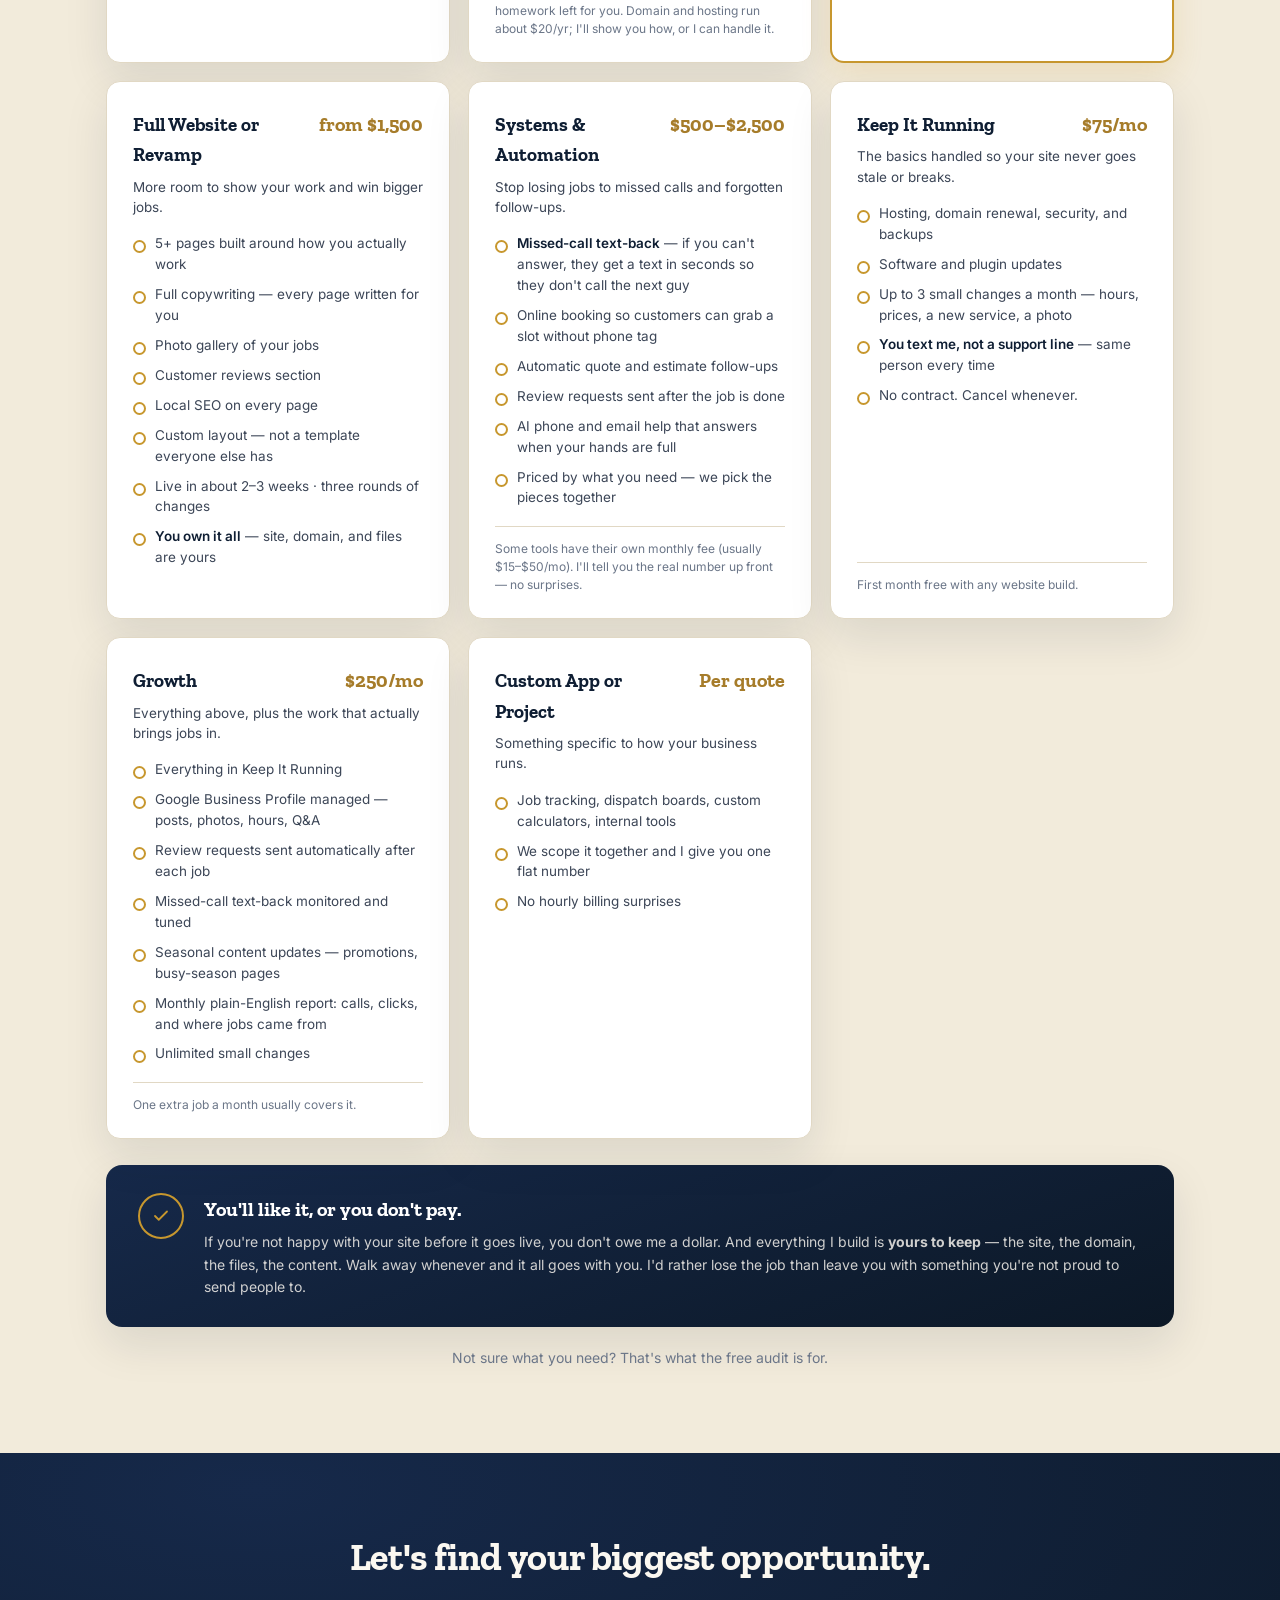
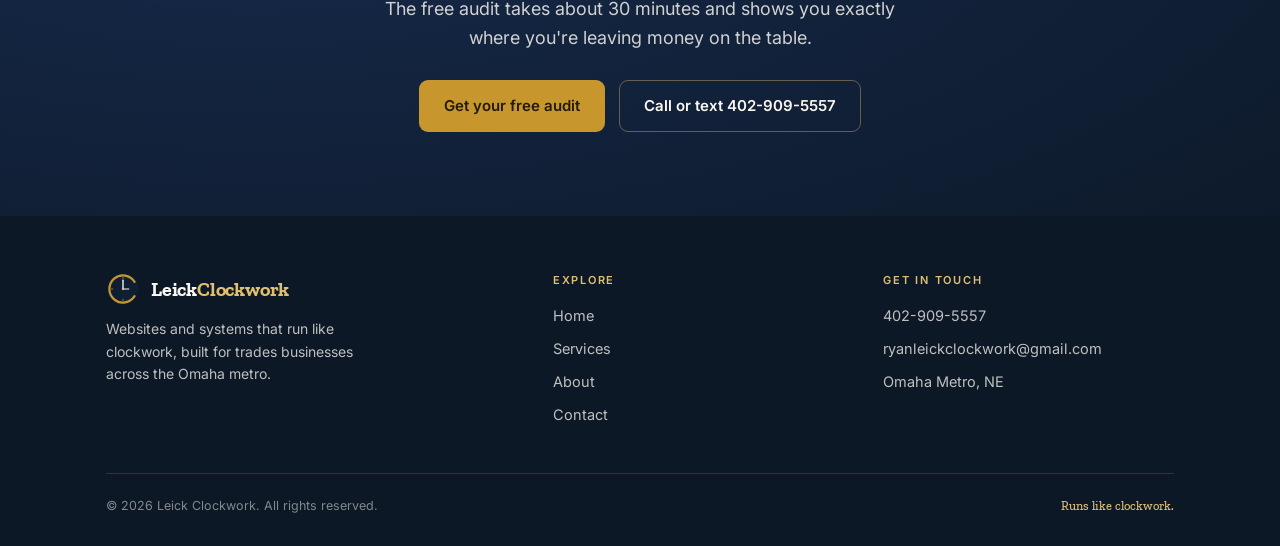
<file: services.html>
<!DOCTYPE html>
<html lang="en">
<head>
<meta charset="UTF-8">
<meta name="viewport" content="width=device-width, initial-scale=1.0">
<title>Services — Leick Clockwork | Websites, systems & AI for trades</title>
<meta name="description" content="Websites, systems & automation, AI phone and email help, and custom projects for trades businesses in the Omaha metro. Simple, upfront pricing.">
<link rel="preconnect" href="https://fonts.googleapis.com">
<link rel="preconnect" href="https://fonts.gstatic.com" crossorigin>
<link href="https://fonts.googleapis.com/css2?family=Zilla+Slab:wght@400;500;600;700&family=Inter:wght@400;500;600;700&display=swap" rel="stylesheet">
<link rel="icon" type="image/svg+xml" href="favicon.svg">
<link rel="stylesheet" href="styles.css">
</head>
<body>

<header class="site-header">
  <div class="container nav">
    <a class="brand" href="index.html">
      <span data-logo="icon" data-size="38"></span>
      <span class="bname">Leick<em>Clockwork</em></span>
    </a>
    <nav class="nav-links">
      <a href="index.html">Home</a>
      <a href="services.html" class="active">Services</a>
      <a href="about.html">About</a>
      <a href="contact.html">Contact</a>
    </nav>
    <div class="nav-cta">
      <a href="contact.html" class="btn btn-brass">Free Audit</a>
      <button class="nav-toggle" aria-label="Menu"><span></span><span></span><span></span></button>
    </div>
  </div>
</header>

<section class="page-hero">
  <div class="bg-emblem" data-logo="emblem" data-size="440" data-spin></div>
  <div class="container">
    <span class="eyebrow">What I do</span>
    <h1>Everything the online side of your business needs.</h1>
    <p>Start with one piece or the whole system. It's all done-for-you, built around how your trade actually runs, and explained in plain English every step of the way.</p>
  </div>
</section>

<section>
  <div class="container">

    <div class="svc-detail">
      <div class="svc-text reveal">
        <div class="svc-ico" data-ico="web"></div>
        <h2>Websites — built or revamped</h2>
        <p>Your website is the first thing a customer sees. I'll build you a clean, professional one from scratch, or breathe new life into the old one — so you look as good online as your work is in person.</p>
        <ul>
          <li>Fast, mobile-friendly, and easy to read</li>
          <li>Tap-to-call and online quote requests built in</li>
          <li>Set up to actually show up on Google</li>
          <li>Photos of your work, reviews, and service areas</li>
        </ul>
        <p class="svc-example"><b>Recent example:</b> <a href="https://www.quality-midwest.com" target="_blank" rel="noopener">quality-midwest.com</a> — built by Leick Clockwork, plus ongoing Google Business Profile management.</p>
      </div>
      <div class="svc-visual reveal">
        <a class="svc-shot" href="https://www.quality-midwest.com" target="_blank" rel="noopener">
          <img src="portfolio/quality-midwest.jpg" alt="quality-midwest.com homepage screenshot" loading="lazy">
        </a>
      </div>
    </div>

    <div class="svc-detail single">
      <div class="svc-text reveal">
        <div class="svc-ico" data-ico="gear"></div>
        <h2>Systems &amp; automation</h2>
        <p>The quiet money-savers. These handle the busywork that eats your evenings and plugs the leaks where jobs slip away — automatically, in the background.</p>
        <ul>
          <li>Missed-call auto text-back, so no lead goes cold</li>
          <li>Online booking and scheduling</li>
          <li>Quote and follow-up reminders</li>
          <li>Automatic review requests to build your reputation</li>
        </ul>
      </div>
    </div>

    <div class="svc-detail single">
      <div class="svc-text reveal">
        <div class="svc-ico" data-ico="chat"></div>
        <h2>AI phone &amp; email help</h2>
        <p>When your hands are full or it's after hours, a friendly AI can pick up — answering common questions, taking details, and booking jobs. It never sounds like a robot, and it never lets a call go to a competitor.</p>
        <ul>
          <li>Answers calls and messages around the clock</li>
          <li>Screens and books jobs to your calendar</li>
          <li>Sounds natural and on-brand for your business</li>
          <li>You stay in control — it hands off to you anytime</li>
        </ul>
      </div>
    </div>

    <div class="svc-detail single">
      <div class="svc-text reveal">
        <div class="svc-ico" data-ico="spark"></div>
        <h2>Custom apps &amp; projects</h2>
        <p>Got a specific headache that off-the-shelf tools don't solve? I build custom tools and small apps for exactly how your business works — quoted per project after we talk it through.</p>
        <ul>
          <li>Job trackers, calculators, and simple internal tools</li>
          <li>Connecting the software you already use</li>
          <li>Scoped and quoted clearly before any work starts</li>
        </ul>
      </div>
    </div>

  </div>
</section>

<!-- PRICING -->
<section class="pricing">
  <div class="container">
    <div class="section-head center reveal">
      <span class="eyebrow">What it costs</span>
      <h2>Simple, upfront pricing.</h2>
      <p>Every business is different, so these are starting points. Your free audit comes with a clear quote — no surprises, no jargon.</p>
    </div>
    <div class="tiers reveal">

      <div class="tier">
        <div class="tier-head">
          <div class="tier-name">Free Business Checkup</div>
          <div class="tier-price free">Free</div>
        </div>
        <div class="tier-sub">See exactly where you're losing jobs — before you spend a dime.</div>
        <ul class="tier-list">
          <li>A plain-English look at your website, Google listing, and phone setup</li>
          <li>I check what a customer sees when they search for you</li>
          <li>Written summary of what's costing you work and what I'd fix first</li>
          <li>About 30 minutes — in person, on the phone, or over text</li>
          <li>No obligation, no pressure, nothing to sign</li>
        </ul>
      </div>

      <div class="tier">
        <div class="tier-head">
          <div class="tier-name">One-Page Site</div>
          <div class="tier-price">$295</div>
        </div>
        <div class="tier-sub">Everything a customer needs, on one page — and I write it for you.</div>
        <ul class="tier-list">
          <li><b>I write the words</b> — you don't have to figure out what to say about your own business</li>
          <li>One page covering your services, service area, and how to reach you</li>
          <li><b>Your real photos</b>, not generic stock images of somebody else's truck</li>
          <li>Built for phones first — that's where your customers are</li>
          <li>Contact form and tap-to-call button</li>
          <li>Your logo and colors</li>
          <li>Live in about 3 days · one round of changes</li>
          <li><b>You own it all</b> — site, domain, and files are yours</li>
        </ul>
        <div class="tier-note">Ready to send people to the day it's live — no homework left for you. Domain and hosting run about $20/yr; I'll show you how, or I can handle it.</div>
      </div>

      <div class="tier featured">
        <div class="tier-flag">Most popular</div>
        <div class="tier-head">
          <div class="tier-name">Starter Website</div>
          <div class="tier-price">$750</div>
        </div>
        <div class="tier-sub">A real website that actually brings you work.</div>
        <ul class="tier-list">
          <li>Up to 3 pages — Home, Services, Contact</li>
          <li><b>I write the words for you</b> — you don't have to figure out what to say</li>
          <li>Google Business Profile set up or cleaned up so you show up in local searches</li>
          <li>Built to load fast and read clean on phones</li>
          <li>Contact form, tap-to-call, and your service area listed</li>
          <li>Basic local SEO so people near you can find you</li>
          <li>Live in about a week · two rounds of changes</li>
          <li><b>You own it all</b> — site, domain, and files are yours</li>
        </ul>
      </div>

      <div class="tier">
        <div class="tier-head">
          <div class="tier-name">Full Website or Revamp</div>
          <div class="tier-price">from $1,500</div>
        </div>
        <div class="tier-sub">More room to show your work and win bigger jobs.</div>
        <ul class="tier-list">
          <li>5+ pages built around how you actually work</li>
          <li>Full copywriting — every page written for you</li>
          <li>Photo gallery of your jobs</li>
          <li>Customer reviews section</li>
          <li>Local SEO on every page</li>
          <li>Custom layout — not a template everyone else has</li>
          <li>Live in about 2–3 weeks · three rounds of changes</li>
          <li><b>You own it all</b> — site, domain, and files are yours</li>
        </ul>
      </div>

      <div class="tier">
        <div class="tier-head">
          <div class="tier-name">Systems &amp; Automation</div>
          <div class="tier-price">$500–$2,500</div>
        </div>
        <div class="tier-sub">Stop losing jobs to missed calls and forgotten follow-ups.</div>
        <ul class="tier-list">
          <li><b>Missed-call text-back</b> — if you can't answer, they get a text in seconds so they don't call the next guy</li>
          <li>Online booking so customers can grab a slot without phone tag</li>
          <li>Automatic quote and estimate follow-ups</li>
          <li>Review requests sent after the job is done</li>
          <li>AI phone and email help that answers when your hands are full</li>
          <li>Priced by what you need — we pick the pieces together</li>
        </ul>
        <div class="tier-note">Some tools have their own monthly fee (usually $15–$50/mo). I'll tell you the real number up front — no surprises.</div>
      </div>

      <div class="tier">
        <div class="tier-head">
          <div class="tier-name">Keep It Running</div>
          <div class="tier-price">$75/mo</div>
        </div>
        <div class="tier-sub">The basics handled so your site never goes stale or breaks.</div>
        <ul class="tier-list">
          <li>Hosting, domain renewal, security, and backups</li>
          <li>Software and plugin updates</li>
          <li>Up to 3 small changes a month — hours, prices, a new service, a photo</li>
          <li><b>You text me, not a support line</b> — same person every time</li>
          <li>No contract. Cancel whenever.</li>
        </ul>
        <div class="tier-note">First month free with any website build.</div>
      </div>

      <div class="tier">
        <div class="tier-head">
          <div class="tier-name">Growth</div>
          <div class="tier-price">$250/mo</div>
        </div>
        <div class="tier-sub">Everything above, plus the work that actually brings jobs in.</div>
        <ul class="tier-list">
          <li>Everything in Keep It Running</li>
          <li>Google Business Profile managed — posts, photos, hours, Q&amp;A</li>
          <li>Review requests sent automatically after each job</li>
          <li>Missed-call text-back monitored and tuned</li>
          <li>Seasonal content updates — promotions, busy-season pages</li>
          <li>Monthly plain-English report: calls, clicks, and where jobs came from</li>
          <li>Unlimited small changes</li>
        </ul>
        <div class="tier-note">One extra job a month usually covers it.</div>
      </div>

      <div class="tier">
        <div class="tier-head">
          <div class="tier-name">Custom App or Project</div>
          <div class="tier-price">Per quote</div>
        </div>
        <div class="tier-sub">Something specific to how your business runs.</div>
        <ul class="tier-list">
          <li>Job tracking, dispatch boards, custom calculators, internal tools</li>
          <li>We scope it together and I give you one flat number</li>
          <li>No hourly billing surprises</li>
        </ul>
      </div>

    </div>

    <div class="guarantee reveal">
      <div class="g-mark" data-ico="check"></div>
      <div>
        <div class="g-title">You'll like it, or you don't pay.</div>
        <p>If you're not happy with your site before it goes live, you don't owe me a dollar. And everything I build is <b>yours to keep</b> — the site, the domain, the files, the content. Walk away whenever and it all goes with you. I'd rather lose the job than leave you with something you're not proud to send people to.</p>
      </div>
    </div>
    <p class="price-note">Not sure what you need? That's what the free audit is for.</p>
  </div>
</section>

<section class="cta-band">
  <div class="container">
    <h2>Let's find your biggest opportunity.</h2>
    <p>The free audit takes about 30 minutes and shows you exactly where you're leaving money on the table.</p>
    <div class="btns">
      <a href="contact.html" class="btn btn-brass">Get your free audit</a>
      <a href="tel:4029095557" class="btn btn-ghost-lt">Call or text 402-909-5557</a>
    </div>
  </div>
</section>

<footer class="site-footer">
  <div class="container">
    <div class="footer-top">
      <div class="footer-brand">
        <div class="brand" style="gap:11px;"><span data-logo="icon" data-size="34"></span><span class="bname">Leick<em>Clockwork</em></span></div>
        <p>Websites and systems that run like clockwork, built for trades businesses across the Omaha metro.</p>
      </div>
      <div class="footer-col">
        <h5>Explore</h5>
        <a href="index.html">Home</a><a href="services.html">Services</a><a href="about.html">About</a><a href="contact.html">Contact</a>
      </div>
      <div class="footer-col">
        <h5>Get in touch</h5>
        <a href="tel:4029095557">402-909-5557</a>
        <a href="mailto:ryanleickclockwork@gmail.com">ryanleickclockwork@gmail.com</a>
        <span class="fi">Omaha Metro, NE</span>
      </div>
    </div>
    <div class="footer-bottom">
      <span>© <span data-year></span> Leick Clockwork. All rights reserved.</span>
      <span class="tag">Runs like clockwork.</span>
    </div>
  </div>
</footer>

<script src="brand.js"></script>
</body>
</html>
</file>
<file: styles.css>
/* ============================================================
   Leick Clockwork — site styles
   Navy + brass, watchmaking-inspired, warm and clear for trades
   ============================================================ */
:root{
  --ink:#0F1E33; --ink-2:#16294A; --ink-3:#0C1826;
  --brass:#C7972E; --brass-lt:#E0BE72; --brass-deep:#A67C2A;
  --paper:#FBF8F1; --paper-2:#F2EBDB; --paper-3:#EFE7D6;
  --line:#E1D8C4; --slate:#3C4657; --slate-2:#6B7688; --jewel:#8A2F2A;
  --maxw:1120px;
  --shadow:0 18px 44px rgba(15,30,51,.10);
}
*{box-sizing:border-box;margin:0;padding:0;}
html{scroll-behavior:smooth;}
body{
  font-family:'Inter',system-ui,-apple-system,sans-serif;
  color:var(--ink); background:var(--paper);
  -webkit-font-smoothing:antialiased; line-height:1.6;
}
a{color:inherit;text-decoration:none;}
img,svg{display:block;}
.container{max-width:var(--maxw);margin:0 auto;padding:0 26px;}

/* ---------- type ---------- */
h1,h2,h3,h4{font-family:'Zilla Slab',serif;letter-spacing:-.01em;line-height:1.1;color:var(--ink);}
.eyebrow{font-size:11px;font-weight:600;letter-spacing:.2em;text-transform:uppercase;color:var(--brass-deep);
  display:inline-flex;align-items:center;gap:10px;}
.eyebrow::before{content:"";width:26px;height:2px;background:var(--brass);}
.lead{font-size:18px;line-height:1.6;color:var(--slate);}

/* ---------- buttons ---------- */
.btn{display:inline-flex;align-items:center;gap:9px;font-family:'Inter',sans-serif;font-weight:600;font-size:15px;
  padding:13px 24px;border-radius:9px;cursor:pointer;border:1.5px solid transparent;transition:.16s;white-space:nowrap;}
.btn-brass{background:var(--brass);color:#231a06;}
.btn-brass:hover{background:var(--brass-lt);transform:translateY(-1px);}
.btn-ink{background:var(--ink);color:var(--paper);}
.btn-ink:hover{background:var(--ink-2);transform:translateY(-1px);}
.btn-ghost{background:transparent;border-color:var(--line);color:var(--ink);}
.btn-ghost:hover{border-color:var(--brass);color:var(--brass-deep);}
.btn-ghost-lt{background:transparent;border-color:rgba(224,190,114,.4);color:var(--paper);}
.btn-ghost-lt:hover{border-color:var(--brass);color:var(--brass-lt);}

/* ---------- header ---------- */
.site-header{position:sticky;top:0;z-index:100;background:rgba(251,248,241,.92);backdrop-filter:blur(10px);
  border-bottom:1px solid var(--line);}
.nav{display:flex;align-items:center;justify-content:space-between;height:72px;}
.brand{display:flex;align-items:center;gap:12px;}
.brand .bname{font-family:'Zilla Slab',serif;font-weight:700;font-size:20px;line-height:1;letter-spacing:-.01em;}
.brand .bname em{font-style:normal;color:var(--brass-deep);}
.nav-links{display:flex;align-items:center;gap:30px;}
.nav-links a{font-size:15px;font-weight:500;color:var(--slate);transition:.15s;}
.nav-links a:hover,.nav-links a.active{color:var(--ink);}
.nav-links a.active{color:var(--brass-deep);font-weight:600;}
.nav-cta{display:flex;align-items:center;gap:14px;}
.nav-toggle{display:none;background:none;border:none;cursor:pointer;padding:8px;}
.nav-toggle span{display:block;width:22px;height:2px;background:var(--ink);margin:4px 0;transition:.2s;}

/* ---------- hero ---------- */
.hero{background:radial-gradient(120% 130% at 78% 8%,var(--ink-2) 0%,var(--ink-3) 60%);color:var(--paper);position:relative;overflow:hidden;}
.page-hero{position:relative;overflow:hidden;}
.page-hero .container{position:relative;z-index:2;}
.hero .bg-emblem,.page-hero .bg-emblem{position:absolute;right:-90px;top:-70px;opacity:.10;pointer-events:none;}
.hero-inner{position:relative;z-index:2;display:grid;grid-template-columns:1.15fr .85fr;gap:40px;align-items:center;
  padding:88px 0 96px;}
.hero .eyebrow{color:var(--brass-lt);}
.hero .eyebrow::before{background:var(--brass);}
.hero h1{color:var(--paper);font-size:52px;font-weight:700;margin:20px 0 0;}
.hero h1 b{color:var(--brass-lt);font-weight:700;}
.hero p.sub{font-size:19px;color:rgba(251,248,241,.85);margin-top:20px;max-width:460px;line-height:1.55;}
.hero .hero-cta{display:flex;gap:14px;margin-top:32px;flex-wrap:wrap;}
.hero .hero-visual{display:flex;justify-content:center;align-items:center;}
.hero .hero-visual .em{filter:drop-shadow(0 20px 40px rgba(0,0,0,.5));}
.hero .trust{margin-top:34px;display:flex;gap:26px;flex-wrap:wrap;padding-top:24px;border-top:1px solid rgba(199,151,46,.3);}
.hero .trust .t{font-size:13px;color:rgba(251,248,241,.75);display:flex;align-items:center;gap:8px;}
.hero .trust .t b{color:var(--brass-lt);font-family:'Zilla Slab',serif;font-weight:600;}

/* ---------- sections ---------- */
section{padding:84px 0;}
.section-head{max-width:640px;margin-bottom:44px;}
.section-head.center{margin-left:auto;margin-right:auto;text-align:center;}
.section-head h2{font-size:36px;font-weight:700;margin-top:14px;}
.section-head p{margin-top:14px;font-size:17px;color:var(--slate);}
.tick-rule{height:2px;width:100%;background:linear-gradient(90deg,var(--brass) 0 44px,var(--line) 44px);}

/* trust strip */
.trust-strip{background:var(--ink);padding:14px 0;}
.trust-row{display:flex;align-items:center;justify-content:center;gap:38px;flex-wrap:wrap;}
.trust-item{display:flex;align-items:center;gap:9px;font-size:13.5px;font-weight:500;
  color:rgba(251,248,241,.9);letter-spacing:.005em;}
.trust-item .ti{display:flex;align-items:center;justify-content:center;width:19px;height:19px;
  border-radius:50%;border:1.5px solid var(--brass);color:var(--brass);flex:none;}
.trust-item .ti svg{width:11px;height:11px;}
@media(max-width:860px){.trust-row{gap:12px;flex-direction:column;align-items:flex-start;}
  .trust-strip{padding:16px 0;}}

/* benefit strip */
.benefits{background:var(--paper);padding:44px 0 0;}
.benefits-tagline{text-align:center;font-family:'Zilla Slab',serif;font-size:26px;font-weight:700;
  color:var(--ink);margin:0 0 20px;letter-spacing:-.01em;}
.benefits-tagline span{color:var(--brass-deep);font-weight:600;}
@media(max-width:920px){.benefits-tagline{font-size:22px;}
  .benefits-tagline span{display:block;font-size:16px;margin-top:4px;}}
.benefits .band{background:#fff;border:1px solid var(--line);border-radius:16px;box-shadow:var(--shadow);
  position:relative;z-index:5;display:grid;grid-template-columns:repeat(3,1fr);overflow:hidden;}
.benefit{padding:30px 30px;display:flex;flex-direction:column;gap:6px;border-right:1px solid var(--line);}
.benefit:last-child{border-right:none;}
.benefit .bh{font-family:'Zilla Slab',serif;font-size:21px;font-weight:700;color:var(--ink);display:flex;align-items:center;gap:11px;}
.benefit .bh .bi{width:34px;height:34px;border-radius:50%;background:var(--paper-2);border:1px solid var(--line);
  display:flex;align-items:center;justify-content:center;color:var(--brass-deep);flex:none;}
.benefit p{font-size:13.5px;color:var(--slate);margin:0;}
@media (max-width:920px){.benefits .band{grid-template-columns:1fr;}
  .benefit{border-right:none;border-bottom:1px solid var(--line);}
  .benefit:last-child{border-bottom:none;}}

/* problem strip */
.problem{background:var(--paper-2);}
.problem .row{display:grid;grid-template-columns:1.3fr 1fr;gap:44px;align-items:center;}
.problem h2{font-size:30px;}
.problem p{margin-top:16px;color:var(--slate);font-size:16px;}
.pull{background:var(--ink);color:var(--paper);border-radius:8px;padding:34px 32px;position:relative;box-shadow:var(--shadow);}
.pull .q{font-family:'Zilla Slab',serif;font-size:26px;font-weight:600;line-height:1.25;}
.pull .q b{color:var(--brass-lt);}
.pull .sub{margin-top:12px;font-size:14px;color:rgba(251,248,241,.7);}

/* service cards */
.cards{display:grid;grid-template-columns:repeat(3,1fr);gap:22px;}
.card{background:#fff;border:1px solid var(--line);border-radius:14px;padding:30px 26px;transition:.18s;position:relative;overflow:hidden;}
.card:hover{transform:translateY(-3px);box-shadow:var(--shadow);border-color:var(--paper-3);}
.card .ico{width:56px;height:56px;border-radius:50%;background:var(--paper-2);border:1px solid var(--line);
  display:flex;align-items:center;justify-content:center;color:var(--brass-deep);margin-bottom:18px;}
.card h3{font-size:20px;font-weight:600;margin-bottom:8px;}
.card p{font-size:14.5px;color:var(--slate);}
.card ul{list-style:none;margin-top:14px;display:flex;flex-direction:column;gap:7px;}
.card li{font-size:13.5px;color:var(--slate);padding-left:20px;position:relative;}
.card li::before{content:"";position:absolute;left:0;top:7px;width:7px;height:7px;border-radius:50%;border:2px solid var(--brass);}

/* why / steps */
.why{background:var(--ink);color:var(--paper);}
.why .section-head h2{color:var(--paper);}
.why .section-head p{color:rgba(251,248,241,.75);}
.why-grid{display:grid;grid-template-columns:repeat(4,1fr);gap:20px;}
.why-item{padding:24px;border:1px solid rgba(199,151,46,.25);border-radius:12px;background:rgba(255,255,255,.02);}
.why-item .n{font-family:'Zilla Slab',serif;font-size:15px;font-weight:700;color:var(--brass-lt);letter-spacing:.1em;}
.why-item h4{color:var(--paper);font-size:17px;margin:12px 0 7px;}
.why-item p{font-size:13.5px;color:rgba(251,248,241,.72);}

.steps{display:grid;grid-template-columns:repeat(3,1fr);gap:26px;counter-reset:s;}
.step{position:relative;padding-top:16px;}
.step .n{font-family:'Zilla Slab',serif;font-size:44px;font-weight:700;color:var(--brass);line-height:1;opacity:.9;}
.step h3{font-size:20px;margin:12px 0 8px;}
.step p{font-size:14.5px;color:var(--slate);}
.step::before{content:"";position:absolute;top:0;left:0;width:44px;height:3px;background:var(--brass);}

/* pricing */
.pricing{background:var(--paper-2);}
.price-table{background:#fff;border:1px solid var(--line);border-radius:14px;overflow:hidden;box-shadow:var(--shadow);}
.price-row{display:flex;justify-content:space-between;align-items:center;gap:20px;padding:18px 28px;border-bottom:1px solid var(--line);}
.price-row:last-child{border-bottom:none;}
.price-row .pl{font-size:16px;font-weight:600;color:var(--ink);}
.price-row .pl small{display:block;font-weight:400;color:var(--slate-2);font-size:13px;margin-top:2px;}
.price-row .pr{font-family:'Zilla Slab',serif;font-weight:600;font-size:18px;color:var(--brass-deep);white-space:nowrap;}
.price-row .pr.free{color:var(--brass-deep);}
.price-note{text-align:center;margin-top:20px;font-size:14px;color:var(--slate-2);}

/* itemized pricing tiers */
.tiers{display:grid;grid-template-columns:repeat(auto-fit,minmax(300px,1fr));gap:18px;}
.tier{background:#fff;border:1px solid var(--line);border-radius:14px;padding:26px 26px 24px;
  box-shadow:var(--shadow);display:flex;flex-direction:column;position:relative;}
.tier.featured{border:2px solid var(--brass);box-shadow:0 10px 30px rgba(199,151,46,.16);}
.tier-flag{position:absolute;top:-11px;left:26px;background:var(--brass);color:#231a06;
  font-size:10px;font-weight:700;letter-spacing:.12em;text-transform:uppercase;padding:4px 11px;border-radius:20px;}
.tier-head{display:flex;justify-content:space-between;align-items:baseline;gap:14px;margin-bottom:6px;}
.tier-name{font-family:'Zilla Slab',serif;font-size:19px;font-weight:700;color:var(--ink);}
.tier-price{font-family:'Zilla Slab',serif;font-size:20px;font-weight:700;color:var(--brass-deep);white-space:nowrap;}
.tier-price.free{color:var(--brass-deep);}
.tier-sub{font-size:13.5px;color:var(--slate);margin-bottom:16px;line-height:1.5;}
.tier-list{list-style:none;padding:0;margin:0 0 4px;display:flex;flex-direction:column;gap:9px;flex:1;}
.tier-list li{position:relative;padding-left:22px;font-size:13.5px;color:var(--slate);line-height:1.55;}
.tier-list li::before{content:"";position:absolute;left:0;top:7px;width:9px;height:9px;border-radius:50%;
  border:2px solid var(--brass);}
.tier-list li b{color:var(--ink);font-weight:600;}
.tier-note{margin-top:14px;padding-top:13px;border-top:1px solid var(--line);
  font-size:12px;color:var(--slate-2);line-height:1.5;}

/* satisfaction guarantee */
.guarantee{margin-top:26px;background:linear-gradient(160deg,var(--ink-2),var(--ink-3));
  border-radius:16px;padding:28px 32px;display:flex;gap:20px;align-items:flex-start;box-shadow:var(--shadow);}
.guarantee .g-mark{flex:none;width:46px;height:46px;border-radius:50%;border:2px solid var(--brass);
  display:flex;align-items:center;justify-content:center;color:var(--brass);}
.guarantee .g-title{font-family:'Zilla Slab',serif;font-size:20px;font-weight:700;color:#fff;margin-bottom:6px;}
.guarantee p{font-size:14px;color:rgba(251,248,241,.82);line-height:1.6;margin:0;}
@media(max-width:640px){.guarantee{flex-direction:column;gap:14px;padding:24px;}}

/* CTA band */
.cta-band{background:radial-gradient(120% 160% at 20% 10%,var(--ink-2),var(--ink-3));color:var(--paper);text-align:center;}
.cta-band h2{color:var(--paper);font-size:38px;font-weight:700;}
.cta-band p{margin:16px auto 28px;font-size:18px;color:rgba(251,248,241,.82);max-width:520px;}
.cta-band .btns{display:flex;gap:14px;justify-content:center;flex-wrap:wrap;}

/* generic page hero (inner pages) */
.page-hero{background:radial-gradient(120% 150% at 85% 0%,var(--ink-2),var(--ink-3));color:var(--paper);padding:70px 0 60px;}
.page-hero .eyebrow{color:var(--brass-lt);} .page-hero .eyebrow::before{background:var(--brass);}
.page-hero h1{color:var(--paper);font-size:44px;font-weight:700;margin-top:16px;}
.page-hero p{margin-top:16px;font-size:18px;color:rgba(251,248,241,.82);max-width:560px;}

/* service detail rows */
.svc-detail{display:grid;grid-template-columns:1fr 1fr;gap:44px;align-items:center;padding:50px 0;border-bottom:1px solid var(--line);}
.svc-detail:last-of-type{border-bottom:none;}
.svc-detail.flip .svc-text{order:2;}
.svc-detail.single{grid-template-columns:1fr;max-width:640px;}
.svc-detail .svc-ico{width:64px;height:64px;border-radius:16px;background:var(--paper-2);border:1px solid var(--line);
  display:flex;align-items:center;justify-content:center;color:var(--brass-deep);margin-bottom:20px;}
.svc-detail h2{font-size:28px;margin-bottom:12px;}
.svc-detail p{color:var(--slate);font-size:16px;margin-bottom:14px;}
.svc-detail ul{list-style:none;display:flex;flex-direction:column;gap:10px;}
.svc-detail li{font-size:15px;color:var(--slate);padding-left:26px;position:relative;}
.svc-detail li::before{content:"";position:absolute;left:0;top:8px;width:9px;height:9px;border-radius:50%;background:var(--brass);}
.svc-example{margin-top:16px;padding-top:14px;border-top:1px solid var(--line);font-size:15px;}
.svc-example a{color:var(--brass-deep);font-weight:600;text-decoration:none;}
.svc-example a:hover{text-decoration:underline;}
.svc-visual{background:linear-gradient(160deg,var(--ink-2),var(--ink-3));border-radius:16px;min-height:240px;
  display:flex;align-items:center;justify-content:center;box-shadow:var(--shadow);overflow:hidden;}
.svc-visual .em{opacity:.92;filter:drop-shadow(0 12px 24px rgba(0,0,0,.4));}
.svc-visual:has(.svc-shot){background:none;box-shadow:none;min-height:0;border-radius:0;}
.svc-visual .svc-shot{display:block;width:100%;max-width:400px;border-radius:12px;overflow:hidden;box-shadow:0 18px 40px rgba(15,30,51,.28);}
.svc-visual .svc-shot img{display:block;width:100%;aspect-ratio:4/3;object-fit:cover;object-position:top;}

/* about */
.about-grid{display:grid;grid-template-columns:.9fr 1.1fr;gap:50px;align-items:start;}
.about-photo{background:linear-gradient(160deg,var(--ink-2),var(--ink-3));border-radius:18px;aspect-ratio:4/5;
  display:flex;flex-direction:column;align-items:center;justify-content:center;gap:18px;color:var(--paper);box-shadow:var(--shadow);padding:30px;text-align:center;overflow:hidden;}
.about-photo .ryan-photo{width:100%;height:100%;object-fit:cover;border-radius:18px;padding:0;margin:-30px;
  max-width:none;}
.about-photo{padding:0;}
.about-photo .ph-note{font-size:12px;color:rgba(251,248,241,.5);letter-spacing:.04em;}
.about-body h2{font-size:30px;margin:0 0 8px;}
.about-body h3{font-size:20px;margin:28px 0 8px;color:var(--ink-2);}
.about-body p{color:var(--slate);font-size:16px;margin-bottom:14px;}
.about-body p b{color:var(--ink);}
.values{display:grid;grid-template-columns:1fr 1fr;gap:16px;margin-top:24px;}
.value{background:var(--paper-2);border:1px solid var(--line);border-radius:12px;padding:20px;}
.value h4{font-size:16px;margin-bottom:6px;display:flex;align-items:center;gap:9px;}
.value h4::before{content:"";width:9px;height:9px;border-radius:50%;background:var(--brass);flex:none;}
.value p{font-size:13.5px;color:var(--slate);margin:0;}

/* contact */
.contact-grid{display:grid;grid-template-columns:1fr 1.05fr;gap:50px;align-items:start;}
.contact-methods{display:flex;flex-direction:column;gap:16px;}
.cm{display:flex;align-items:center;gap:16px;padding:20px 22px;background:#fff;border:1px solid var(--line);border-radius:12px;transition:.16s;}
.cm:hover{border-color:var(--brass);box-shadow:var(--shadow);transform:translateY(-2px);}
.cm .cm-ico{width:46px;height:46px;border-radius:50%;background:var(--paper-2);border:1px solid var(--line);
  display:flex;align-items:center;justify-content:center;color:var(--brass-deep);flex:none;}
.cm>span:last-child{min-width:0;}
.cm .cm-l{font-size:12px;letter-spacing:.12em;text-transform:uppercase;color:var(--slate-2);font-weight:600;}
.cm .cm-v{font-family:'Zilla Slab',serif;font-size:19px;font-weight:600;color:var(--ink);margin-top:2px;overflow-wrap:break-word;}
.form-card{background:#fff;border:1px solid var(--line);border-radius:16px;padding:34px;box-shadow:var(--shadow);}
.form-card h2{font-size:24px;margin-bottom:6px;}
.form-card p.fd{font-size:14.5px;color:var(--slate);margin-bottom:22px;}
.field{margin-bottom:16px;}
.field label{display:block;font-size:13px;font-weight:600;color:var(--ink);margin-bottom:6px;}
.field input,.field textarea{width:100%;font-family:'Inter',sans-serif;font-size:15px;padding:12px 14px;
  border:1.5px solid var(--line);border-radius:9px;background:var(--paper);color:var(--ink);transition:.15s;}
.field input:focus,.field textarea:focus{outline:none;border-color:var(--brass);background:#fff;}
.field textarea{resize:vertical;min-height:110px;line-height:1.5;}
.form-row{display:grid;grid-template-columns:1fr 1fr;gap:16px;}
.hidden{position:absolute;left:-9999px;}

/* footer */
.site-footer{background:var(--ink-3);color:rgba(251,248,241,.75);padding:56px 0 30px;}
.footer-top{display:grid;grid-template-columns:1.4fr 1fr 1fr;gap:40px;padding-bottom:36px;border-bottom:1px solid rgba(199,151,46,.22);}
.footer-brand .bname{font-family:'Zilla Slab',serif;font-weight:700;font-size:20px;color:var(--paper);}
.footer-brand .bname em{font-style:normal;color:var(--brass-lt);}
.footer-brand p{margin-top:12px;font-size:14px;max-width:280px;line-height:1.6;}
.footer-col h5{font-size:11px;letter-spacing:.16em;text-transform:uppercase;color:var(--brass-lt);margin-bottom:14px;font-weight:600;font-family:'Inter',sans-serif;}
.footer-col a,.footer-col .fi{display:block;font-size:14.5px;color:rgba(251,248,241,.75);margin-bottom:10px;transition:.15s;}
.footer-col a:hover{color:var(--brass-lt);}
.footer-bottom{display:flex;justify-content:space-between;align-items:center;padding-top:22px;flex-wrap:wrap;gap:10px;
  font-size:12.5px;color:rgba(251,248,241,.5);}
.footer-bottom .tag{color:var(--brass-lt);font-family:'Zilla Slab',serif;font-weight:500;}

/* reveal animation */
.reveal{opacity:0;transform:translateY(18px);transition:opacity .6s ease,transform .6s ease;}
.reveal.in{opacity:1;transform:none;}
@media (prefers-reduced-motion:reduce){.reveal{opacity:1;transform:none;transition:none;}
  .hero .bg-emblem{animation:none !important;}}
@media (prefers-reduced-motion:no-preference){
  .lc-gearA{animation:lc-spin 12s linear infinite;}
  .lc-gearB{animation:lc-spin-rev 12s linear infinite;}
}
@keyframes lc-spin{to{transform:rotate(360deg);}}
@keyframes lc-spin-rev{to{transform:rotate(-360deg);}}

/* ---------- responsive ---------- */
@media (max-width:920px){
  .hero-inner{grid-template-columns:1fr;gap:20px;padding:64px 0 72px;}
  .hero .hero-visual{display:none;}
  .hero .bg-emblem,.page-hero .bg-emblem{right:-50px;}
  .hero .bg-emblem svg,.page-hero .bg-emblem svg{width:220px;height:220px;}
  .hero h1{font-size:42px;}
  .hero-text{text-align:center;}
  .hero p.sub{margin-left:auto;margin-right:auto;}
  .hero .hero-cta{justify-content:center;}
  .hero .trust{justify-content:center;}
  .cards{grid-template-columns:1fr;}
  .why-grid{grid-template-columns:1fr 1fr;}
  .steps{grid-template-columns:1fr;gap:20px;}
  .problem .row{grid-template-columns:1fr;gap:28px;}
  .svc-detail{grid-template-columns:1fr;gap:24px;padding:38px 0;}
  .svc-detail.flip .svc-text{order:0;}
  .about-grid{grid-template-columns:1fr;gap:30px;}
  .about-photo{aspect-ratio:4/5;max-width:340px;}
  .contact-grid{grid-template-columns:minmax(0,1fr);gap:32px;}
  .footer-top{grid-template-columns:1fr;gap:28px;}
}
@media (max-width:640px){
  .nav-links,.nav-cta .btn{display:none;}
  .nav-toggle{display:block;}
  .nav-links.open{display:flex;position:absolute;top:72px;left:0;right:0;flex-direction:column;background:var(--paper);
    border-bottom:1px solid var(--line);padding:18px 26px;gap:18px;box-shadow:var(--shadow);}
  .nav-links.open .active{color:var(--brass-deep);}
  .hero h1{font-size:34px;} .hero p.sub{font-size:17px;}
  .section-head h2,.cta-band h2,.problem h2{font-size:27px;}
  .why-grid,.values,.form-row{grid-template-columns:1fr;}
  section{padding:60px 0;}
  .price-row{flex-direction:column;align-items:flex-start;gap:6px;}
}
</file>
